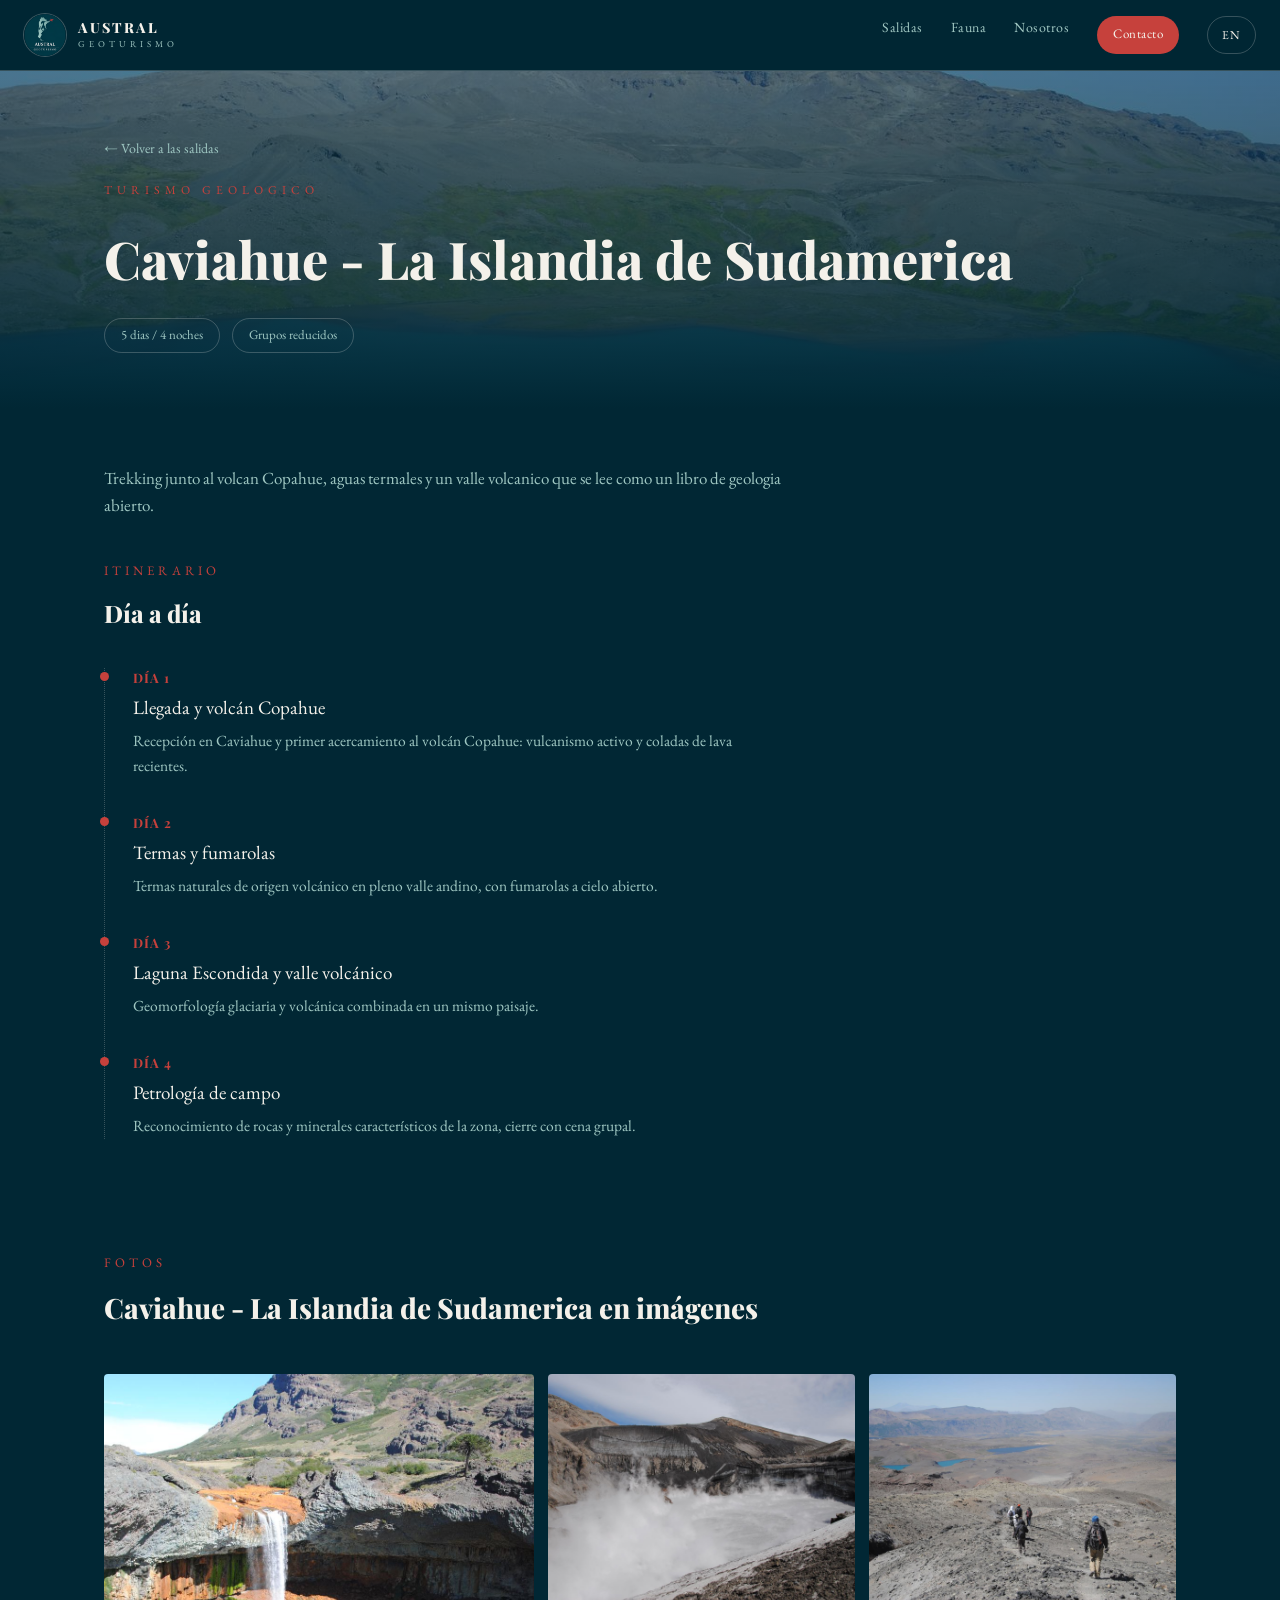
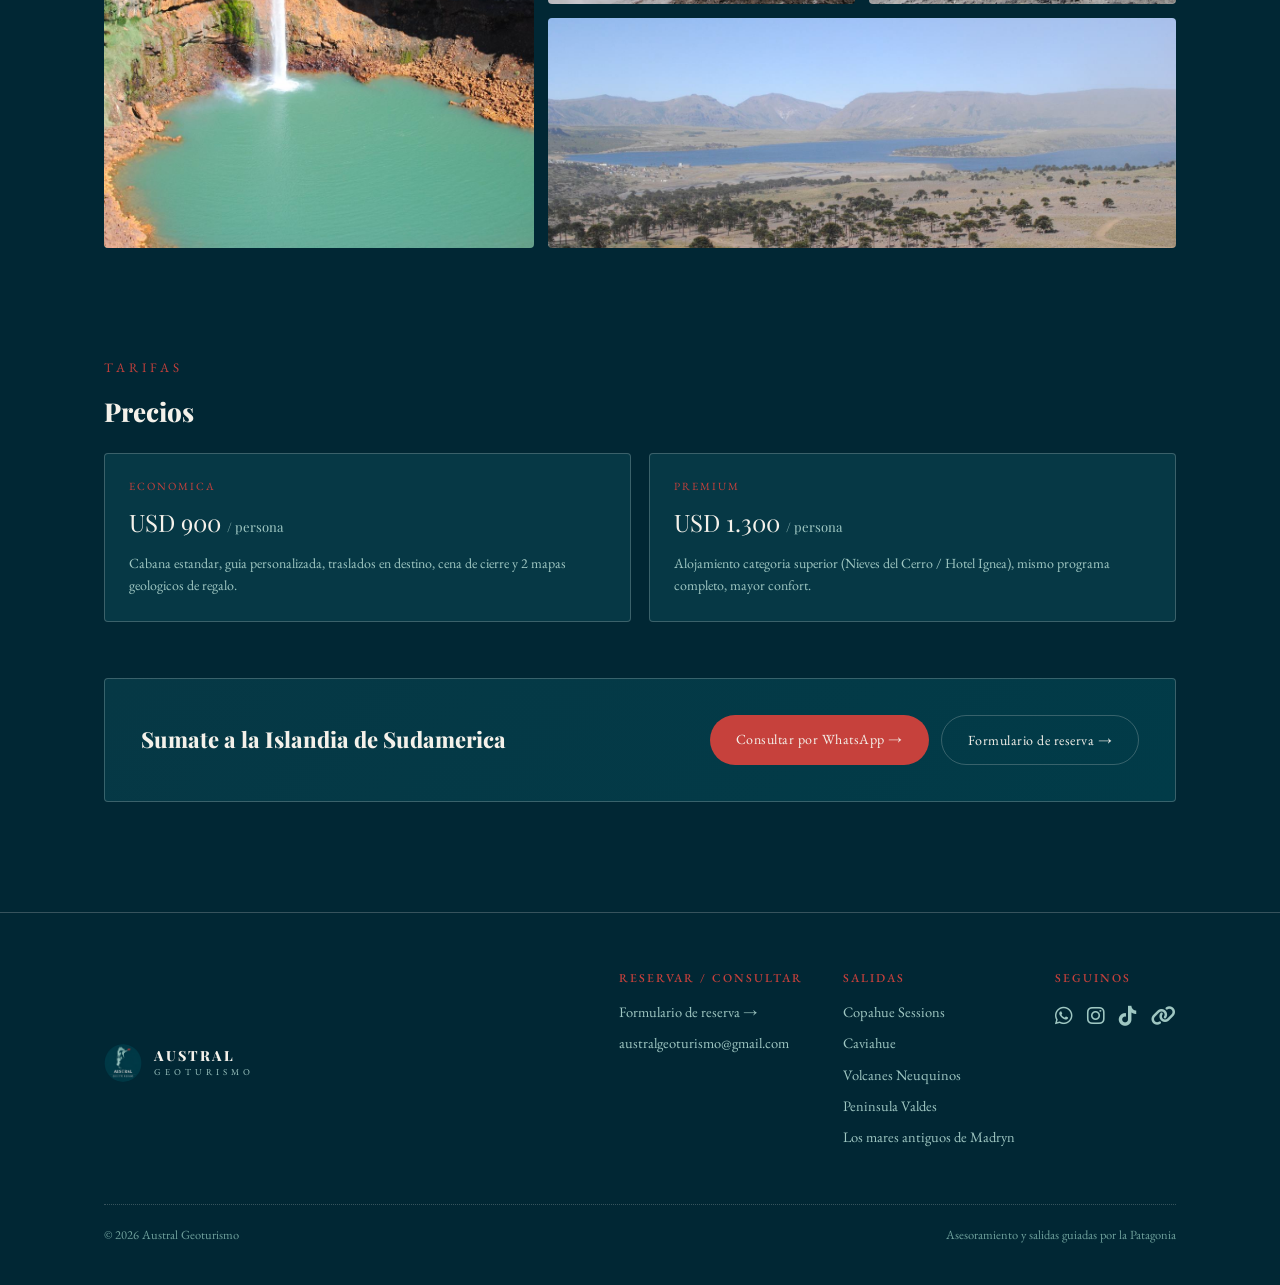
<file: caviahue.html>
<!DOCTYPE html>
<html lang="es">
<head>
<meta charset="UTF-8">
<meta name="viewport" content="width=device-width, initial-scale=1.0">
<title>Caviahue - La Islandia de Sudamerica — Austral Geoturismo</title>
<link href="https://fonts.googleapis.com/css2?family=Playfair+Display:wght@700;800&family=EB+Garamond:ital,wght@0,400;0,500;1,400&display=swap" rel="stylesheet">
<link rel="stylesheet" href="https://cdnjs.cloudflare.com/ajax/libs/font-awesome/6.5.1/css/all.min.css">
<link rel="stylesheet" href="assets/shared/style.css">
</head>
<body>

<header>
  <div class="header-inner">
    <a class="brand" href="index.html#top">
      <img src="assets/shared/logo.png" alt="Austral Geoturismo">
      <div class="brand-word">AUSTRAL<span>Geoturismo</span></div>
    </a>
    <nav>
      <a href="index.html#salidas" data-en="Tours">Salidas</a>
      <a href="index.html#fauna" data-en="Wildlife">Fauna</a>
      <a href="index.html#nosotros" data-en="About">Nosotros</a>
      <a href="index.html#contacto" class="nav-cta" data-en="Contact">Contacto</a>
      <button id="lang-toggle" aria-label="Cambiar idioma" style="background:transparent;border:1px solid var(--hairline);color:var(--cream);border-radius:100px;padding:6px 14px;font-size:12px;letter-spacing:1px;cursor:pointer;font-family:'EB Garamond',serif;">EN</button>
    </nav>
  </div>
</header>

<section class="detail-hero" style="background-image:url('assets/caviahue/hero_bg.jpg');">
  <div class="detail-hero-overlay"></div>
  <div class="wrap detail-hero-inner">
    <a class="back-link" href="index.html#salidas" data-en="&#8592; Back to tours">&#8592; Volver a las salidas</a>
    <div class="eyebrow" data-en="Geological tourism">Turismo geologico</div>
    <h1 style="font-size:clamp(32px,5vw,52px);" data-en="Caviahue - The Iceland of South America">Caviahue - La Islandia de Sudamerica</h1>
    <div class="detail-meta-row">
      <span class="meta-pill">5 dias / 4 noches</span><span class="meta-pill">Grupos reducidos</span>
    </div>
  </div>
</section>

<section class="detail-intro">
  <div class="wrap">
    <p data-en="Trekking beside the Copahue volcano, hot springs, and a volcanic valley that reads like an open book of geology.">Trekking junto al volcan Copahue, aguas termales y un valle volcanico que se lee como un libro de geologia abierto.</p>
  </div>
</section>

<section class="catalog">
  <div class="wrap">
    <div class="section-title" data-en="ITINERARY">ITINERARIO</div>
    <h2 data-en="Day by day">Día a día</h2>
    <div class="timeline">
      <div class="timeline-item">
        <div class="timeline-day" data-en="Day 1">Día 1</div>
        <div class="timeline-title" data-en="Arrival and Copahue volcano">Llegada y volcán Copahue</div>
        <div class="timeline-desc" data-en="Reception in Caviahue and first approach to the Copahue volcano: active volcanism and recent lava flows.">Recepción en Caviahue y primer acercamiento al volcán Copahue: vulcanismo activo y coladas de lava recientes.</div>
      </div>
      <div class="timeline-item">
        <div class="timeline-day" data-en="Day 2">Día 2</div>
        <div class="timeline-title" data-en="Hot springs and fumaroles">Termas y fumarolas</div>
        <div class="timeline-desc" data-en="Natural volcanic hot springs in the middle of the Andean valley, with open-air fumaroles.">Termas naturales de origen volcánico en pleno valle andino, con fumarolas a cielo abierto.</div>
      </div>
      <div class="timeline-item">
        <div class="timeline-day" data-en="Day 3">Día 3</div>
        <div class="timeline-title" data-en="Laguna Escondida and volcanic valley">Laguna Escondida y valle volcánico</div>
        <div class="timeline-desc" data-en="Combined glacial and volcanic geomorphology in a single landscape.">Geomorfología glaciaria y volcánica combinada en un mismo paisaje.</div>
      </div>
      <div class="timeline-item">
        <div class="timeline-day" data-en="Day 4">Día 4</div>
        <div class="timeline-title" data-en="Field petrology">Petrología de campo</div>
        <div class="timeline-desc" data-en="Identification of the area's characteristic rocks and minerals, closing with a group dinner.">Reconocimiento de rocas y minerales característicos de la zona, cierre con cena grupal.</div>
      </div>
    </div>
  </div>
</section>

<section class="gallery">
  <div class="wrap">
    <div class="section-title" data-en="PHOTOS">FOTOS</div>
    <h2 style="font-size:28px;" data-en="Caviahue - The Iceland of South America in pictures">Caviahue - La Islandia de Sudamerica en imágenes</h2>
    <div class="gallery-grid">
      <img src="assets/caviahue/waterfall.jpg" alt="Cascada en la zona de Caviahue-Copahue" class="g1">
      <img src="assets/caviahue/crater.jpg" alt="Cráter del volcán Copahue con fumarolas activas" >
      <img src="assets/caviahue/hikers.jpg" alt="Grupo caminando por el terreno volcánico" >
      <img src="assets/caviahue/forest.jpg" alt="Bosque de araucarias junto al lago Caviahue" style="grid-column:2/4;">
    </div>
  </div>
</section>

<section style="padding:20px 0 70px;">
  <div class="wrap">
    <div class="section-title" data-en="RATES">TARIFAS</div>
    <h2 style="font-size:26px;margin-bottom:6px;" data-en="Pricing">Precios</h2>
    <div class="pricing-block">
      <div class="price-card">
        <div class="tier" data-en="BUDGET">ECONOMICA</div>
        <div class="amount">USD 900 <span style="font-size:13px;color:var(--sage);">/ persona</span></div>
        <p data-en="Standard cabin, personal guide, local transfers, closing dinner and 2 geological maps as a gift.">Cabana estandar, guia personalizada, traslados en destino, cena de cierre y 2 mapas geologicos de regalo.</p>
      </div>
      <div class="price-card">
        <div class="tier" data-en="PREMIUM">PREMIUM</div>
        <div class="amount">USD 1.300 <span style="font-size:13px;color:var(--sage);">/ persona</span></div>
        <p data-en="Higher-category lodging (Nieves del Cerro / Hotel Ignea), same full program, more comfort.">Alojamiento categoria superior (Nieves del Cerro / Hotel Ignea), mismo programa completo, mayor confort.</p>
      </div>
    </div>

    <div class="cta-block">
      <h3 data-en="Join the Iceland of South America">Sumate a la Islandia de Sudamerica</h3>
      <div class="cta-buttons">
        <a class="btn btn-primary" href="https://wa.me/5491150518784?text=Hola%2C%20quiero%20consultar%20por%20Caviahue" target="_blank" data-en="Ask on WhatsApp &#8594;">Consultar por WhatsApp &#8594;</a>
        <a class="btn btn-ghost" href="https://forms.gle/n3bUs743ehYPjFP49" target="_blank" data-en="Booking form &#8594;">Formulario de reserva &#8594;</a>
      </div>
    </div>
  </div>
</section>

<footer id="contacto">
  <div class="wrap">
    <div class="footer-grid">
      <div class="footer-brand">
        <img src="assets/shared/logo.png" alt="Austral Geoturismo" style="width:38px;height:38px;border-radius:50%;">
        <div class="brand-word">AUSTRAL<span>Geoturismo</span></div>
      </div>
      <div class="footer-links">
        <div class="footer-col">
          <h4 data-en="Book / consult">Reservar / consultar</h4>
          <a href="https://forms.gle/n3bUs743ehYPjFP49" target="_blank" data-en="Booking form &#8594;">Formulario de reserva &#8594;</a>
          <a href="mailto:australgeoturismo@gmail.com">australgeoturismo@gmail.com</a>
        </div>
        <div class="footer-col">
          <h4 data-en="Tours">Salidas</h4>
          <a href="copahue-sessions.html">Copahue Sessions</a>
          <a href="caviahue.html">Caviahue</a>
          <a href="volcanes-neuquinos.html">Volcanes Neuquinos</a>
          <a href="valdes.html">Peninsula Valdes</a>
          <a href="cerro-avanzado.html">Los mares antiguos de Madryn</a>
        </div>
        <div class="footer-col">
          <h4 data-en="Follow us">Seguinos</h4>
          <div style="display:flex;gap:14px;margin-top:4px;">
            <a href="https://wa.me/5491150518784" target="_blank" aria-label="WhatsApp" style="font-size:20px;"><i class="fa-brands fa-whatsapp"></i></a>
            <a href="https://instagram.com/austral.geoturismo" target="_blank" aria-label="Instagram" style="font-size:20px;"><i class="fa-brands fa-instagram"></i></a>
            <a href="https://tiktok.com/@austral.geoturism" target="_blank" aria-label="TikTok" style="font-size:20px;"><i class="fa-brands fa-tiktok"></i></a>
            <a href="https://linktr.ee/australgeoturismo" target="_blank" aria-label="Linktree" style="font-size:20px;"><i class="fa-solid fa-link"></i></a>
          </div>
        </div>
      </div>
    </div>
    <div class="footer-bottom">
      <span>&copy; 2026 Austral Geoturismo</span>
      <span data-en="Travel advice and guided tours across Patagonia">Asesoramiento y salidas guiadas por la Patagonia</span>
    </div>
  </div>
</footer>

<script>
(function(){
  var els = document.querySelectorAll('[data-en]');
  els.forEach(function(el){ el.dataset.es = el.textContent; });
  var btn = document.getElementById('lang-toggle');
  var lang = localStorage.getItem('austral-lang') || 'es';
  function apply(l){
    els.forEach(function(el){ el.textContent = l === 'en' ? el.dataset.en : el.dataset.es; });
    document.documentElement.lang = l;
    btn.textContent = l === 'en' ? 'ES' : 'EN';
    localStorage.setItem('austral-lang', l);
    lang = l;
  }
  btn.addEventListener('click', function(){ apply(lang === 'en' ? 'es' : 'en'); });
  apply(lang);
})();
</script>

</body>
</html>
</file>
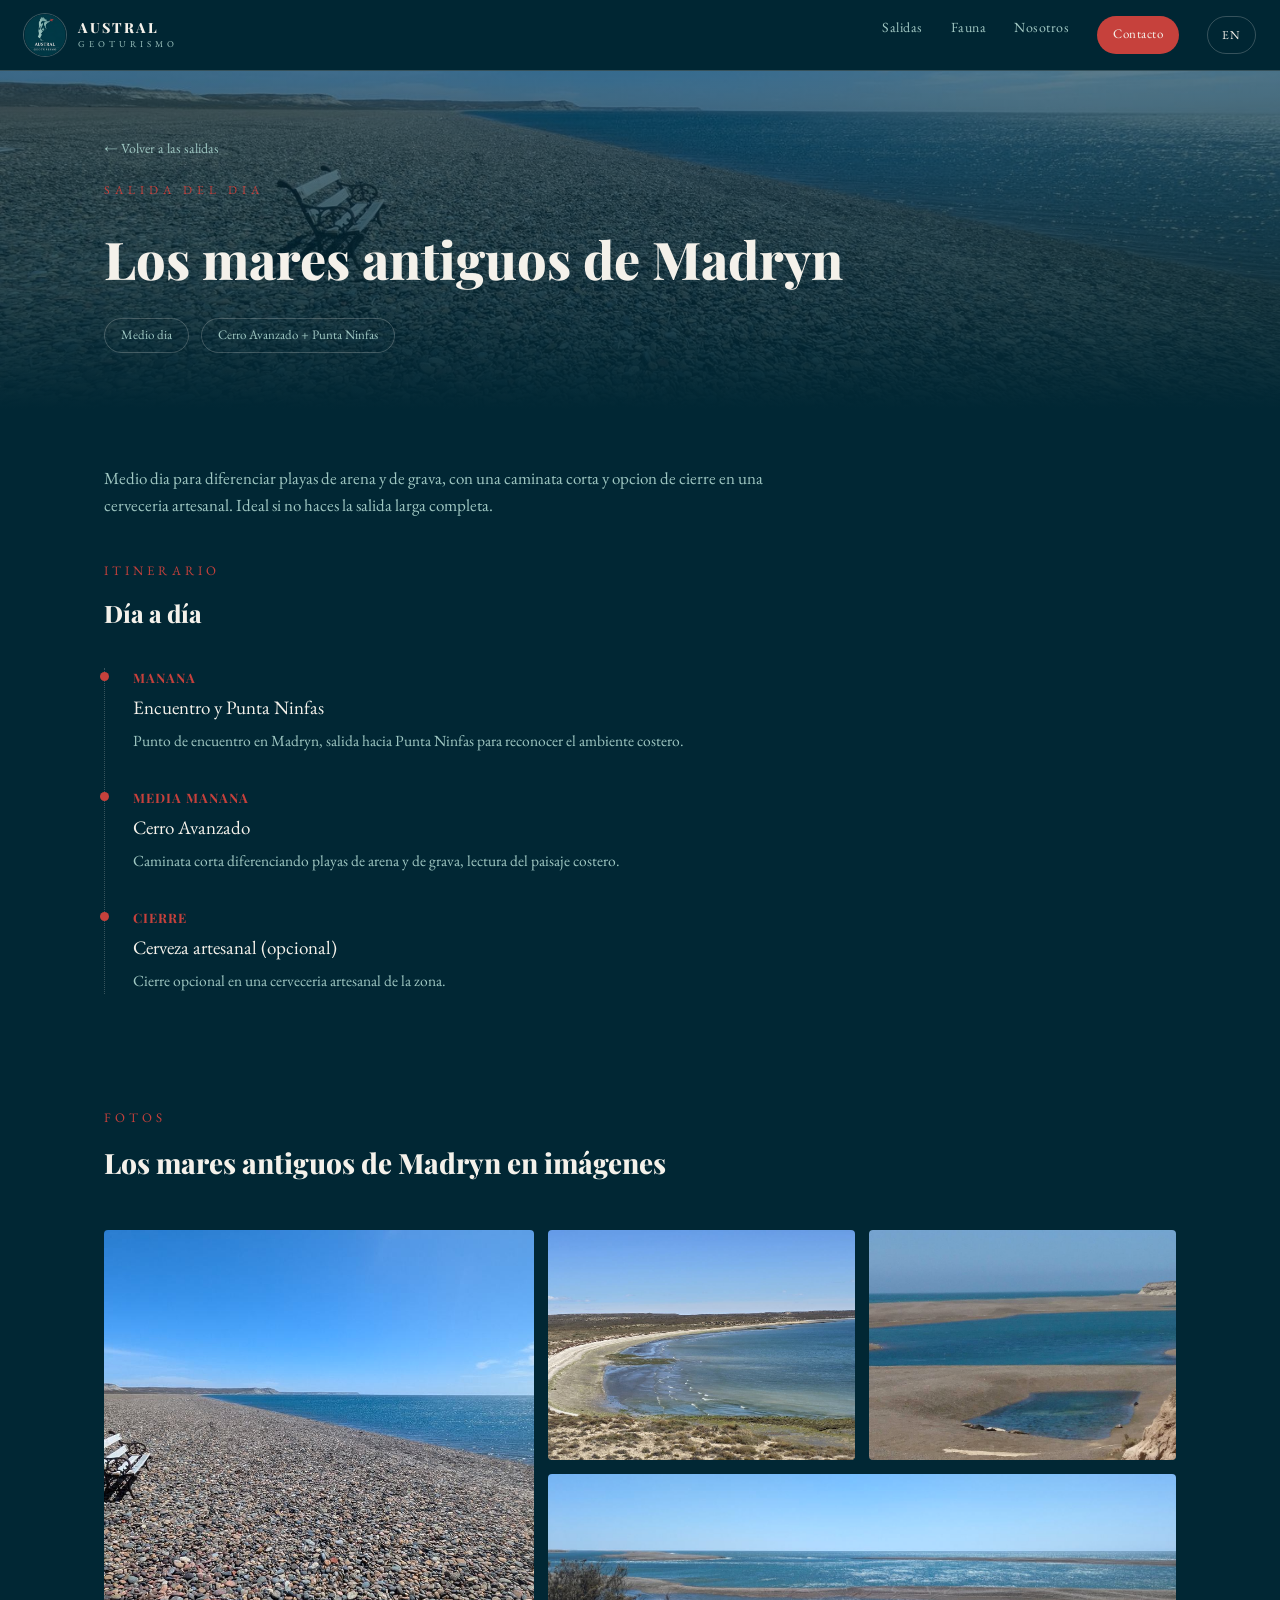
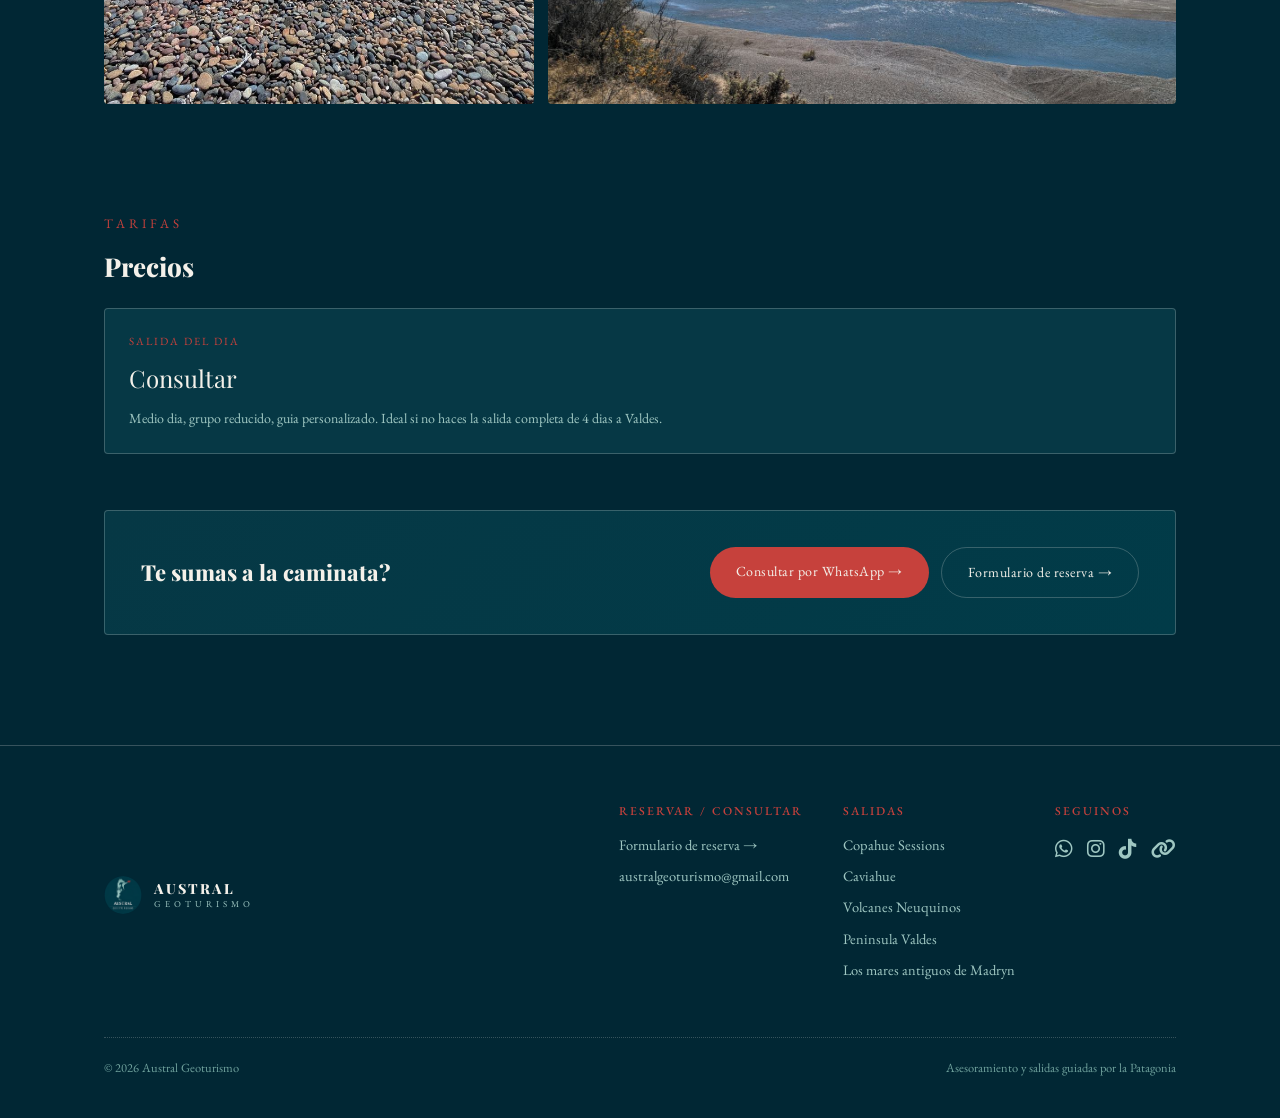
<file: cerro-avanzado.html>
<!DOCTYPE html>
<html lang="es">
<head>
<meta charset="UTF-8">
<meta name="viewport" content="width=device-width, initial-scale=1.0">
<title>Los mares antiguos de Madryn — Austral Geoturismo</title>
<link href="https://fonts.googleapis.com/css2?family=Playfair+Display:wght@700;800&family=EB+Garamond:ital,wght@0,400;0,500;1,400&display=swap" rel="stylesheet">
<link rel="stylesheet" href="https://cdnjs.cloudflare.com/ajax/libs/font-awesome/6.5.1/css/all.min.css">
<link rel="stylesheet" href="assets/shared/style.css">
</head>
<body>

<header>
  <div class="header-inner">
    <a class="brand" href="index.html#top">
      <img src="assets/shared/logo.png" alt="Austral Geoturismo">
      <div class="brand-word">AUSTRAL<span>Geoturismo</span></div>
    </a>
    <nav>
      <a href="index.html#salidas" data-en="Tours">Salidas</a>
      <a href="index.html#fauna" data-en="Wildlife">Fauna</a>
      <a href="index.html#nosotros" data-en="About">Nosotros</a>
      <a href="index.html#contacto" class="nav-cta" data-en="Contact">Contacto</a>
      <button id="lang-toggle" aria-label="Cambiar idioma" style="background:transparent;border:1px solid var(--hairline);color:var(--cream);border-radius:100px;padding:6px 14px;font-size:12px;letter-spacing:1px;cursor:pointer;font-family:'EB Garamond',serif;">EN</button>
    </nav>
  </div>
</header>

<section class="detail-hero" style="background-image:url('assets/cerro/gravel_beach.jpg');">
  <div class="detail-hero-overlay"></div>
  <div class="wrap detail-hero-inner">
    <a class="back-link" href="index.html#salidas" data-en="&#8592; Back to tours">&#8592; Volver a las salidas</a>
    <div class="eyebrow" data-en="Day trip">Salida del dia</div>
    <h1 style="font-size:clamp(32px,5vw,52px);" data-en="The ancient seas of Madryn">Los mares antiguos de Madryn</h1>
    <div class="detail-meta-row">
      <span class="meta-pill">Medio dia</span><span class="meta-pill">Cerro Avanzado + Punta Ninfas</span>
    </div>
  </div>
</section>

<section class="detail-intro">
  <div class="wrap">
    <p data-en="Half a day to tell apart sand and gravel beaches, with a short walk and an optional stop at a craft brewery. Ideal if you can not do the full long trip.">Medio dia para diferenciar playas de arena y de grava, con una caminata corta y opcion de cierre en una cerveceria artesanal. Ideal si no haces la salida larga completa.</p>
  </div>
</section>

<section class="catalog">
  <div class="wrap">
    <div class="section-title" data-en="ITINERARY">ITINERARIO</div>
    <h2 data-en="Day by day">Día a día</h2>
    <div class="timeline">
      <div class="timeline-item">
        <div class="timeline-day" data-en="Morning">Manana</div>
        <div class="timeline-title" data-en="Meeting and Punta Ninfas">Encuentro y Punta Ninfas</div>
        <div class="timeline-desc" data-en="Meeting point in Madryn, departure to Punta Ninfas to explore the coastal environment.">Punto de encuentro en Madryn, salida hacia Punta Ninfas para reconocer el ambiente costero.</div>
      </div>
      <div class="timeline-item">
        <div class="timeline-day" data-en="Late morning">Media manana</div>
        <div class="timeline-title" data-en="Cerro Avanzado">Cerro Avanzado</div>
        <div class="timeline-desc" data-en="Short walk telling apart sand and gravel beaches, reading the coastal landscape.">Caminata corta diferenciando playas de arena y de grava, lectura del paisaje costero.</div>
      </div>
      <div class="timeline-item">
        <div class="timeline-day" data-en="Wrap-up">Cierre</div>
        <div class="timeline-title" data-en="Craft beer (optional)">Cerveza artesanal (opcional)</div>
        <div class="timeline-desc" data-en="Optional close at a local craft brewery.">Cierre opcional en una cerveceria artesanal de la zona.</div>
      </div>
    </div>
  </div>
</section>

<section class="gallery">
  <div class="wrap">
    <div class="section-title" data-en="PHOTOS">FOTOS</div>
    <h2 style="font-size:28px;" data-en="The ancient seas of Madryn in pictures">Los mares antiguos de Madryn en imágenes</h2>
    <div class="gallery-grid">
      <img src="assets/cerro/gravel_beach.jpg" alt="Playa de canto rodado en la zona de Madryn" class="g1">
      <img src="assets/cerro/bay_view.jpg" alt="Vista de la bahia costera" >
      <img src="assets/cerro/lagoon_seals.jpg" alt="Laguna costera con lobos marinos" >
      <img src="assets/valdes/isthmus.jpg" alt="Istmo y bahia turquesa cercana" style="grid-column:2/4;">
    </div>
  </div>
</section>

<section style="padding:20px 0 70px;">
  <div class="wrap">
    <div class="section-title" data-en="RATES">TARIFAS</div>
    <h2 style="font-size:26px;margin-bottom:6px;" data-en="Pricing">Precios</h2>
    <div class="pricing-block">
      <div class="price-card">
        <div class="tier" data-en="DAY TRIP">SALIDA DEL DIA</div>
        <div class="amount" data-en="Ask us">Consultar</div>
        <p data-en="Half a day, small group, personal guide. Ideal if you can not do the full 4-day Valdes trip.">Medio dia, grupo reducido, guia personalizado. Ideal si no haces la salida completa de 4 dias a Valdes.</p>
      </div>
    </div>

    <div class="cta-block">
      <h3 data-en="Will you join the walk?">Te sumas a la caminata?</h3>
      <div class="cta-buttons">
        <a class="btn btn-primary" href="https://wa.me/5491150518784?text=Hola%2C%20quiero%20consultar%20por%20Los%20mares%20antiguos%20de%20Madryn" target="_blank" data-en="Ask on WhatsApp &#8594;">Consultar por WhatsApp &#8594;</a>
        <a class="btn btn-ghost" href="https://forms.gle/n3bUs743ehYPjFP49" target="_blank" data-en="Booking form &#8594;">Formulario de reserva &#8594;</a>
      </div>
    </div>
  </div>
</section>

<footer id="contacto">
  <div class="wrap">
    <div class="footer-grid">
      <div class="footer-brand">
        <img src="assets/shared/logo.png" alt="Austral Geoturismo" style="width:38px;height:38px;border-radius:50%;">
        <div class="brand-word">AUSTRAL<span>Geoturismo</span></div>
      </div>
      <div class="footer-links">
        <div class="footer-col">
          <h4 data-en="Book / consult">Reservar / consultar</h4>
          <a href="https://forms.gle/n3bUs743ehYPjFP49" target="_blank" data-en="Booking form &#8594;">Formulario de reserva &#8594;</a>
          <a href="mailto:australgeoturismo@gmail.com">australgeoturismo@gmail.com</a>
        </div>
        <div class="footer-col">
          <h4 data-en="Tours">Salidas</h4>
          <a href="copahue-sessions.html">Copahue Sessions</a>
          <a href="caviahue.html">Caviahue</a>
          <a href="volcanes-neuquinos.html">Volcanes Neuquinos</a>
          <a href="valdes.html">Peninsula Valdes</a>
          <a href="cerro-avanzado.html">Los mares antiguos de Madryn</a>
        </div>
        <div class="footer-col">
          <h4 data-en="Follow us">Seguinos</h4>
          <div style="display:flex;gap:14px;margin-top:4px;">
            <a href="https://wa.me/5491150518784" target="_blank" aria-label="WhatsApp" style="font-size:20px;"><i class="fa-brands fa-whatsapp"></i></a>
            <a href="https://instagram.com/austral.geoturismo" target="_blank" aria-label="Instagram" style="font-size:20px;"><i class="fa-brands fa-instagram"></i></a>
            <a href="https://tiktok.com/@austral.geoturism" target="_blank" aria-label="TikTok" style="font-size:20px;"><i class="fa-brands fa-tiktok"></i></a>
            <a href="https://linktr.ee/australgeoturismo" target="_blank" aria-label="Linktree" style="font-size:20px;"><i class="fa-solid fa-link"></i></a>
          </div>
        </div>
      </div>
    </div>
    <div class="footer-bottom">
      <span>&copy; 2026 Austral Geoturismo</span>
      <span data-en="Travel advice and guided tours across Patagonia">Asesoramiento y salidas guiadas por la Patagonia</span>
    </div>
  </div>
</footer>

<script>
(function(){
  var els = document.querySelectorAll('[data-en]');
  els.forEach(function(el){ el.dataset.es = el.textContent; });
  var btn = document.getElementById('lang-toggle');
  var lang = localStorage.getItem('austral-lang') || 'es';
  function apply(l){
    els.forEach(function(el){ el.textContent = l === 'en' ? el.dataset.en : el.dataset.es; });
    document.documentElement.lang = l;
    btn.textContent = l === 'en' ? 'ES' : 'EN';
    localStorage.setItem('austral-lang', l);
    lang = l;
  }
  btn.addEventListener('click', function(){ apply(lang === 'en' ? 'es' : 'en'); });
  apply(lang);
})();
</script>

</body>
</html>
</file>
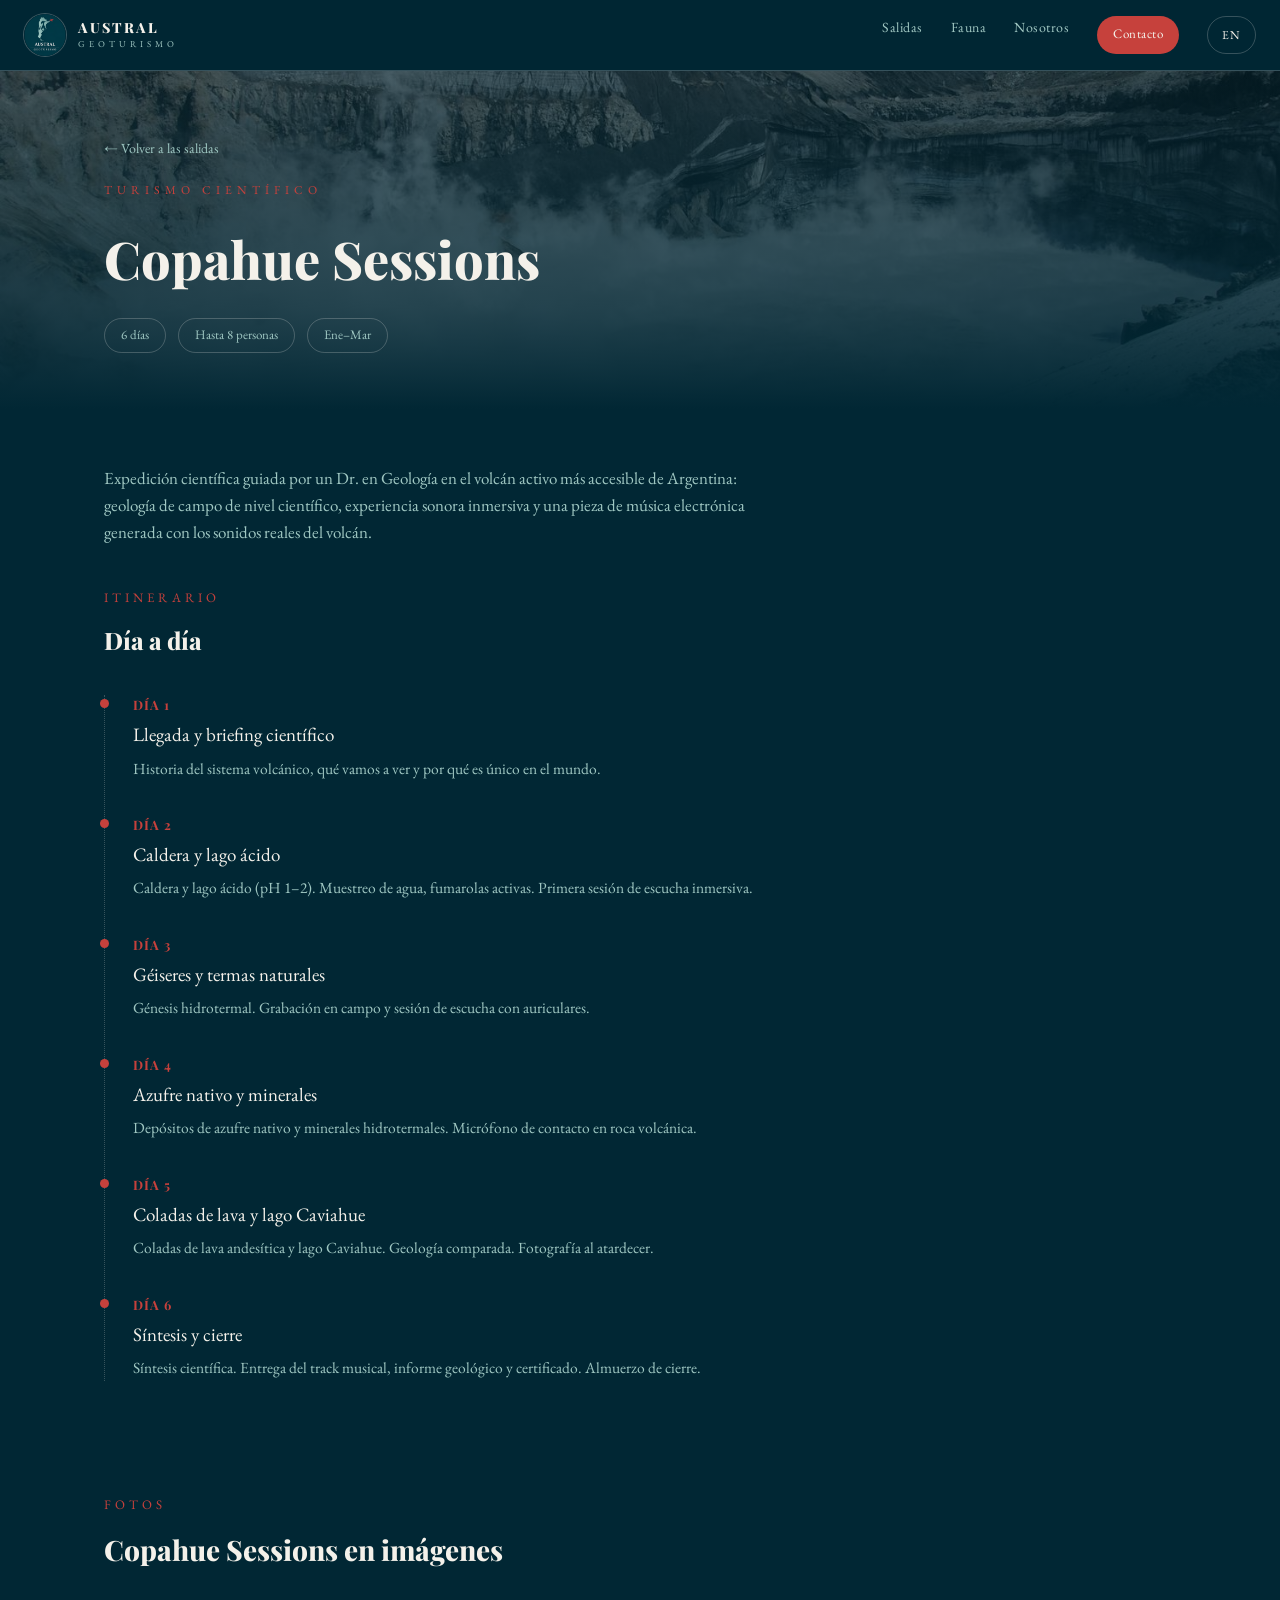
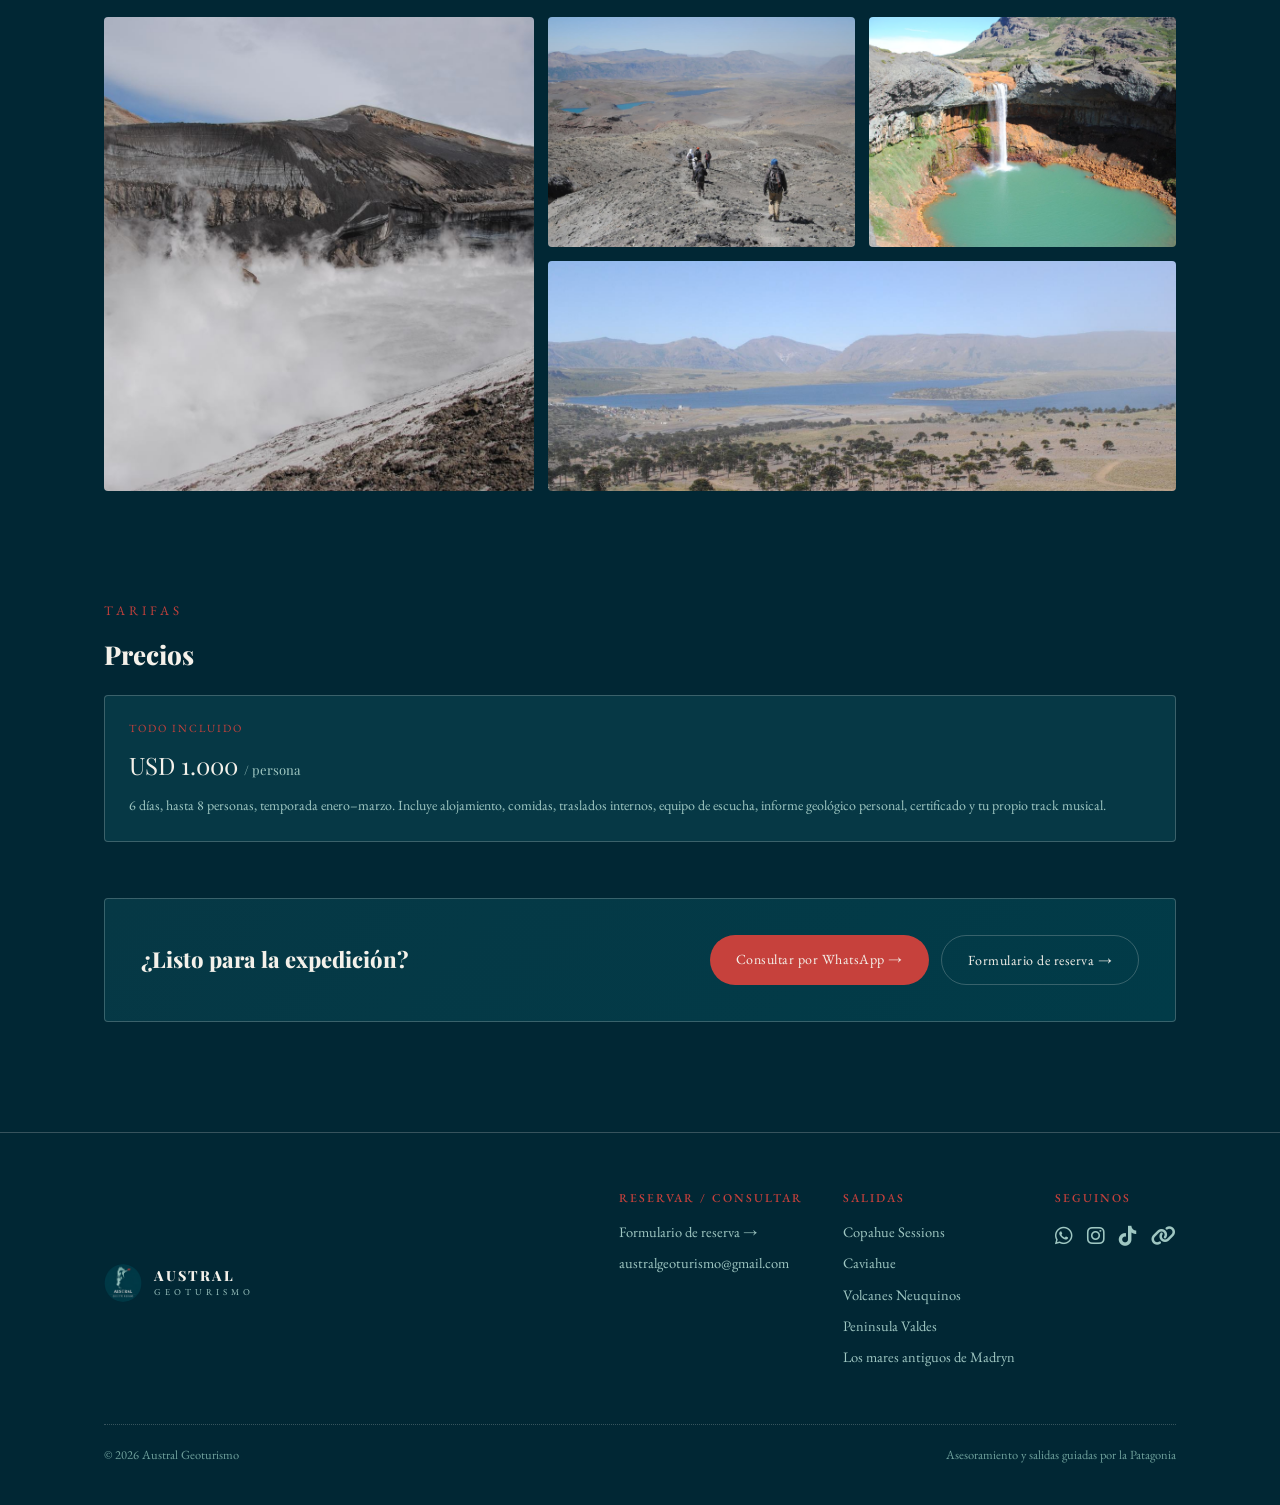
<file: copahue-sessions.html>
<!DOCTYPE html>
<html lang="es">
<head>
<meta charset="UTF-8">
<meta name="viewport" content="width=device-width, initial-scale=1.0">
<title>Copahue Sessions — Austral Geoturismo</title>
<link href="https://fonts.googleapis.com/css2?family=Playfair+Display:wght@700;800&family=EB+Garamond:ital,wght@0,400;0,500;1,400&display=swap" rel="stylesheet">
<link rel="stylesheet" href="https://cdnjs.cloudflare.com/ajax/libs/font-awesome/6.5.1/css/all.min.css">
<link rel="stylesheet" href="assets/shared/style.css">
</head>
<body>

<header>
  <div class="header-inner">
    <a class="brand" href="index.html#top">
      <img src="assets/shared/logo.png" alt="Austral Geoturismo">
      <div class="brand-word">AUSTRAL<span>Geoturismo</span></div>
    </a>
    <nav>
      <a href="index.html#salidas" data-en="Tours">Salidas</a>
      <a href="index.html#fauna" data-en="Wildlife">Fauna</a>
      <a href="index.html#nosotros" data-en="About">Nosotros</a>
      <a href="index.html#contacto" class="nav-cta" data-en="Contact">Contacto</a>
      <button id="lang-toggle" aria-label="Cambiar idioma" style="background:transparent;border:1px solid var(--hairline);color:var(--cream);border-radius:100px;padding:6px 14px;font-size:12px;letter-spacing:1px;cursor:pointer;font-family:'EB Garamond',serif;">EN</button>
    </nav>
  </div>
</header>

<section class="detail-hero" style="background-image:url('assets/caviahue/crater.jpg');">
  <div class="detail-hero-overlay"></div>
  <div class="wrap detail-hero-inner">
    <a class="back-link" href="index.html#salidas" data-en="&#8592; Back to tours">&#8592; Volver a las salidas</a>
    <div class="eyebrow" data-en="Scientific tourism">Turismo científico</div>
    <h1 style="font-size:clamp(32px,5vw,52px);" data-en="Copahue Sessions">Copahue Sessions</h1>
    <div class="detail-meta-row">
      <span class="meta-pill">6 días</span><span class="meta-pill">Hasta 8 personas</span><span class="meta-pill">Ene–Mar</span>
    </div>
  </div>
</section>

<section class="detail-intro">
  <div class="wrap">
    <p data-en="A scientific expedition guided by a Dr. in Geology at the most accessible active volcano in Argentina: field-level scientific geology, an immersive sound experience, and an electronic music piece generated from the volcano real sounds.">Expedición científica guiada por un Dr. en Geología en el volcán activo más accesible de Argentina: geología de campo de nivel científico, experiencia sonora inmersiva y una pieza de música electrónica generada con los sonidos reales del volcán.</p>
  </div>
</section>

<section class="catalog">
  <div class="wrap">
    <div class="section-title" data-en="ITINERARY">ITINERARIO</div>
    <h2 data-en="Day by day">Día a día</h2>
    <div class="timeline">
      <div class="timeline-item">
        <div class="timeline-day" data-en="Day 1">Día 1</div>
        <div class="timeline-title" data-en="Arrival and scientific briefing">Llegada y briefing científico</div>
        <div class="timeline-desc" data-en="History of the volcanic system, what we'll see and why it's unique in the world.">Historia del sistema volcánico, qué vamos a ver y por qué es único en el mundo.</div>
      </div>
      <div class="timeline-item">
        <div class="timeline-day" data-en="Day 2">Día 2</div>
        <div class="timeline-title" data-en="Caldera and acid lake">Caldera y lago ácido</div>
        <div class="timeline-desc" data-en="Caldera and acid lake (pH 1–2). Water sampling, active fumaroles. First immersive listening session.">Caldera y lago ácido (pH 1–2). Muestreo de agua, fumarolas activas. Primera sesión de escucha inmersiva.</div>
      </div>
      <div class="timeline-item">
        <div class="timeline-day" data-en="Day 3">Día 3</div>
        <div class="timeline-title" data-en="Geysers and natural hot springs">Géiseres y termas naturales</div>
        <div class="timeline-desc" data-en="Hydrothermal genesis. Field recording and headphone listening session.">Génesis hidrotermal. Grabación en campo y sesión de escucha con auriculares.</div>
      </div>
      <div class="timeline-item">
        <div class="timeline-day" data-en="Day 4">Día 4</div>
        <div class="timeline-title" data-en="Native sulfur and minerals">Azufre nativo y minerales</div>
        <div class="timeline-desc" data-en="Native sulfur deposits and hydrothermal minerals. Contact mic on volcanic rock.">Depósitos de azufre nativo y minerales hidrotermales. Micrófono de contacto en roca volcánica.</div>
      </div>
      <div class="timeline-item">
        <div class="timeline-day" data-en="Day 5">Día 5</div>
        <div class="timeline-title" data-en="Lava flows and Lake Caviahue">Coladas de lava y lago Caviahue</div>
        <div class="timeline-desc" data-en="Andesitic lava flows and Lake Caviahue. Comparative geology. Sunset photography.">Coladas de lava andesítica y lago Caviahue. Geología comparada. Fotografía al atardecer.</div>
      </div>
      <div class="timeline-item">
        <div class="timeline-day" data-en="Day 6">Día 6</div>
        <div class="timeline-title" data-en="Synthesis and closing">Síntesis y cierre</div>
        <div class="timeline-desc" data-en="Scientific synthesis. Delivery of the music track, geological report and certificate. Closing lunch.">Síntesis científica. Entrega del track musical, informe geológico y certificado. Almuerzo de cierre.</div>
      </div>
    </div>
  </div>
</section>

<section class="gallery">
  <div class="wrap">
    <div class="section-title" data-en="PHOTOS">FOTOS</div>
    <h2 style="font-size:28px;" data-en="Copahue Sessions in pictures">Copahue Sessions en imágenes</h2>
    <div class="gallery-grid">
      <img src="assets/caviahue/crater.jpg" alt="Cráter del volcán Copahue con fumarolas activas" class="g1">
      <img src="assets/caviahue/hikers.jpg" alt="Grupo caminando por el terreno volcánico" >
      <img src="assets/caviahue/waterfall.jpg" alt="Cascada de aguas turquesas en la zona" >
      <img src="assets/caviahue/forest.jpg" alt="Bosque de araucarias junto al lago Caviahue" style="grid-column:2/4;">
    </div>
  </div>
</section>

<section style="padding:20px 0 70px;">
  <div class="wrap">
    <div class="section-title" data-en="RATES">TARIFAS</div>
    <h2 style="font-size:26px;margin-bottom:6px;" data-en="Pricing">Precios</h2>
    <div class="pricing-block">
      <div class="price-card">
        <div class="tier" data-en="ALL-INCLUSIVE">TODO INCLUIDO</div>
        <div class="amount">USD 1.000 <span style="font-size:13px;color:var(--sage);">/ persona</span></div>
        <p data-en="6 days, up to 8 people, January–March season. Includes lodging, meals, internal transfers, listening gear, personal geological report, certificate and your own music track.">6 días, hasta 8 personas, temporada enero–marzo. Incluye alojamiento, comidas, traslados internos, equipo de escucha, informe geológico personal, certificado y tu propio track musical.</p>
      </div>
    </div>

    <div class="cta-block">
      <h3 data-en="Ready for the expedition?">¿Listo para la expedición?</h3>
      <div class="cta-buttons">
        <a class="btn btn-primary" href="https://wa.me/5491150518784?text=Hola%2C%20quiero%20consultar%20por%20Copahue%20Sessions" target="_blank" data-en="Ask on WhatsApp &#8594;">Consultar por WhatsApp &#8594;</a>
        <a class="btn btn-ghost" href="https://forms.gle/n3bUs743ehYPjFP49" target="_blank" data-en="Booking form &#8594;">Formulario de reserva &#8594;</a>
      </div>
    </div>
  </div>
</section>

<footer id="contacto">
  <div class="wrap">
    <div class="footer-grid">
      <div class="footer-brand">
        <img src="assets/shared/logo.png" alt="Austral Geoturismo" style="width:38px;height:38px;border-radius:50%;">
        <div class="brand-word">AUSTRAL<span>Geoturismo</span></div>
      </div>
      <div class="footer-links">
        <div class="footer-col">
          <h4 data-en="Book / consult">Reservar / consultar</h4>
          <a href="https://forms.gle/n3bUs743ehYPjFP49" target="_blank" data-en="Booking form &#8594;">Formulario de reserva &#8594;</a>
          <a href="mailto:australgeoturismo@gmail.com">australgeoturismo@gmail.com</a>
        </div>
        <div class="footer-col">
          <h4 data-en="Tours">Salidas</h4>
          <a href="copahue-sessions.html">Copahue Sessions</a>
          <a href="caviahue.html">Caviahue</a>
          <a href="volcanes-neuquinos.html">Volcanes Neuquinos</a>
          <a href="valdes.html">Peninsula Valdes</a>
          <a href="cerro-avanzado.html">Los mares antiguos de Madryn</a>
        </div>
        <div class="footer-col">
          <h4 data-en="Follow us">Seguinos</h4>
          <div style="display:flex;gap:14px;margin-top:4px;">
            <a href="https://wa.me/5491150518784" target="_blank" aria-label="WhatsApp" style="font-size:20px;"><i class="fa-brands fa-whatsapp"></i></a>
            <a href="https://instagram.com/austral.geoturismo" target="_blank" aria-label="Instagram" style="font-size:20px;"><i class="fa-brands fa-instagram"></i></a>
            <a href="https://tiktok.com/@austral.geoturism" target="_blank" aria-label="TikTok" style="font-size:20px;"><i class="fa-brands fa-tiktok"></i></a>
            <a href="https://linktr.ee/australgeoturismo" target="_blank" aria-label="Linktree" style="font-size:20px;"><i class="fa-solid fa-link"></i></a>
          </div>
        </div>
      </div>
    </div>
    <div class="footer-bottom">
      <span>&copy; 2026 Austral Geoturismo</span>
      <span data-en="Travel advice and guided tours across Patagonia">Asesoramiento y salidas guiadas por la Patagonia</span>
    </div>
  </div>
</footer>

<script>
(function(){
  var els = document.querySelectorAll('[data-en]');
  els.forEach(function(el){ el.dataset.es = el.textContent; });
  var btn = document.getElementById('lang-toggle');
  var lang = localStorage.getItem('austral-lang') || 'es';
  function apply(l){
    els.forEach(function(el){ el.textContent = l === 'en' ? el.dataset.en : el.dataset.es; });
    document.documentElement.lang = l;
    btn.textContent = l === 'en' ? 'ES' : 'EN';
    localStorage.setItem('austral-lang', l);
    lang = l;
  }
  btn.addEventListener('click', function(){ apply(lang === 'en' ? 'es' : 'en'); });
  apply(lang);
})();
</script>

</body>
</html>
</file>
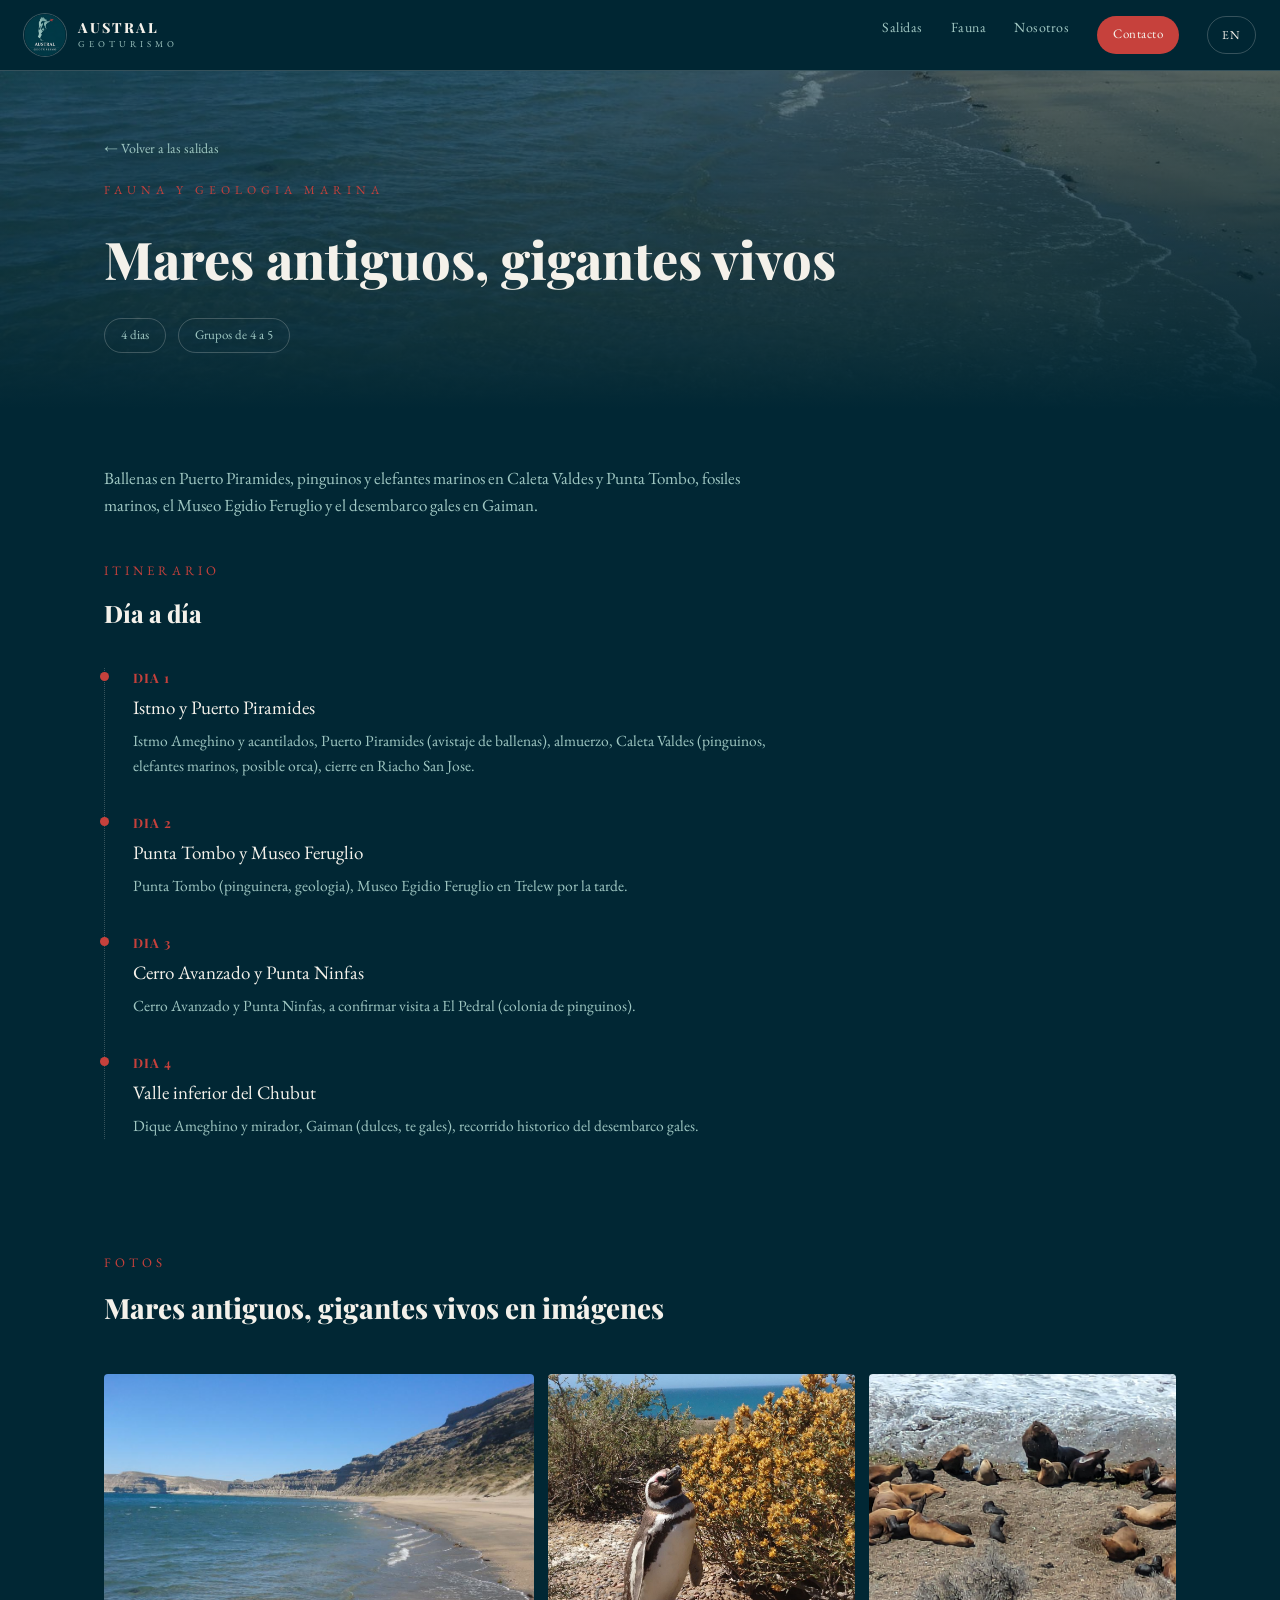
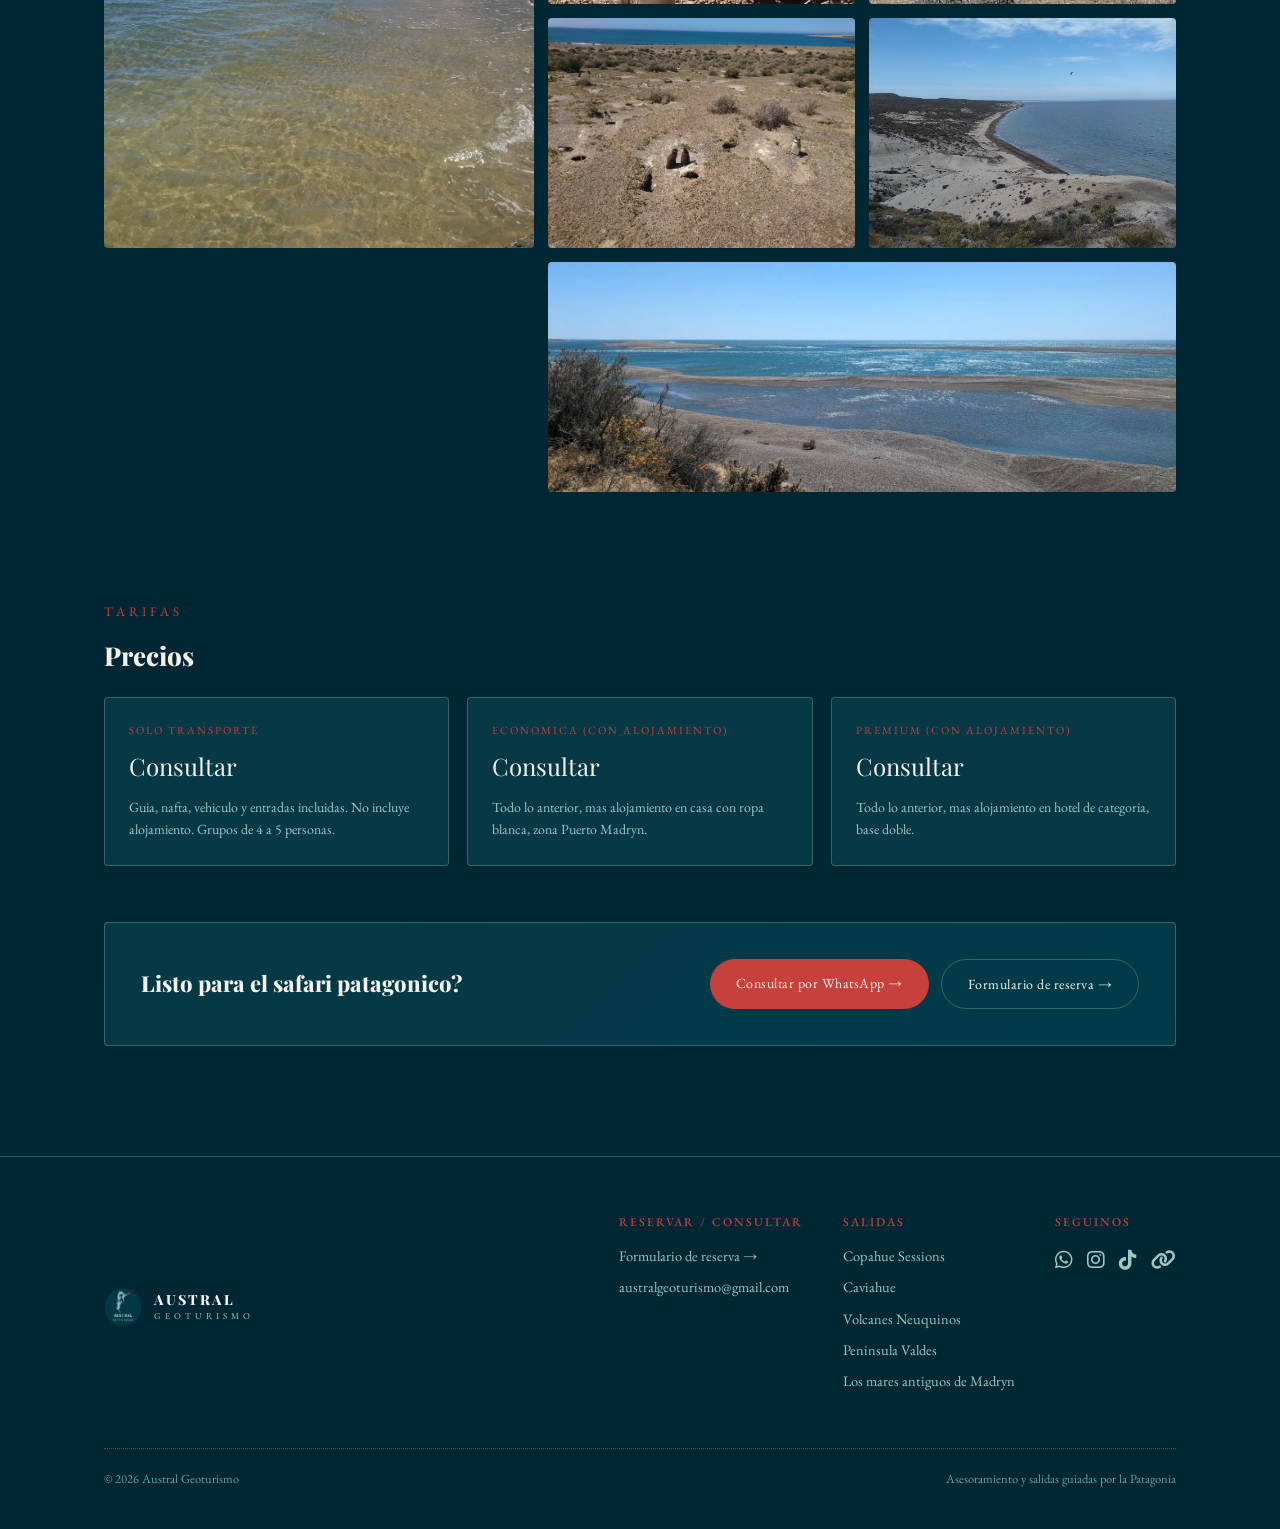
<file: valdes.html>
<!DOCTYPE html>
<html lang="es">
<head>
<meta charset="UTF-8">
<meta name="viewport" content="width=device-width, initial-scale=1.0">
<title>Mares antiguos, gigantes vivos — Austral Geoturismo</title>
<link href="https://fonts.googleapis.com/css2?family=Playfair+Display:wght@700;800&family=EB+Garamond:ital,wght@0,400;0,500;1,400&display=swap" rel="stylesheet">
<link rel="stylesheet" href="https://cdnjs.cloudflare.com/ajax/libs/font-awesome/6.5.1/css/all.min.css">
<link rel="stylesheet" href="assets/shared/style.css">
</head>
<body>

<header>
  <div class="header-inner">
    <a class="brand" href="index.html#top">
      <img src="assets/shared/logo.png" alt="Austral Geoturismo">
      <div class="brand-word">AUSTRAL<span>Geoturismo</span></div>
    </a>
    <nav>
      <a href="index.html#salidas" data-en="Tours">Salidas</a>
      <a href="index.html#fauna" data-en="Wildlife">Fauna</a>
      <a href="index.html#nosotros" data-en="About">Nosotros</a>
      <a href="index.html#contacto" class="nav-cta" data-en="Contact">Contacto</a>
      <button id="lang-toggle" aria-label="Cambiar idioma" style="background:transparent;border:1px solid var(--hairline);color:var(--cream);border-radius:100px;padding:6px 14px;font-size:12px;letter-spacing:1px;cursor:pointer;font-family:'EB Garamond',serif;">EN</button>
    </nav>
  </div>
</header>

<section class="detail-hero" style="background-image:url('assets/valdes/coast_cliffs.jpg');">
  <div class="detail-hero-overlay"></div>
  <div class="wrap detail-hero-inner">
    <a class="back-link" href="index.html#salidas" data-en="&#8592; Back to tours">&#8592; Volver a las salidas</a>
    <div class="eyebrow" data-en="Marine wildlife and geology">Fauna y geologia marina</div>
    <h1 style="font-size:clamp(32px,5vw,52px);" data-en="Ancient seas, living giants">Mares antiguos, gigantes vivos</h1>
    <div class="detail-meta-row">
      <span class="meta-pill">4 dias</span><span class="meta-pill">Grupos de 4 a 5</span>
    </div>
  </div>
</section>

<section class="detail-intro">
  <div class="wrap">
    <p data-en="Whales at Puerto Piramides, penguins and elephant seals at Caleta Valdes and Punta Tombo, marine fossils, the Egidio Feruglio Museum and the Welsh landing story in Gaiman.">Ballenas en Puerto Piramides, pinguinos y elefantes marinos en Caleta Valdes y Punta Tombo, fosiles marinos, el Museo Egidio Feruglio y el desembarco gales en Gaiman.</p>
  </div>
</section>

<section class="catalog">
  <div class="wrap">
    <div class="section-title" data-en="ITINERARY">ITINERARIO</div>
    <h2 data-en="Day by day">Día a día</h2>
    <div class="timeline">
      <div class="timeline-item">
        <div class="timeline-day" data-en="Day 1">Dia 1</div>
        <div class="timeline-title" data-en="Isthmus and Puerto Piramides">Istmo y Puerto Piramides</div>
        <div class="timeline-desc" data-en="Ameghino Isthmus and cliffs, Puerto Piramides (whale watching), lunch, Caleta Valdes (penguins, elephant seals, possible orca), closing at Riacho San Jose.">Istmo Ameghino y acantilados, Puerto Piramides (avistaje de ballenas), almuerzo, Caleta Valdes (pinguinos, elefantes marinos, posible orca), cierre en Riacho San Jose.</div>
      </div>
      <div class="timeline-item">
        <div class="timeline-day" data-en="Day 2">Dia 2</div>
        <div class="timeline-title" data-en="Punta Tombo and Feruglio Museum">Punta Tombo y Museo Feruglio</div>
        <div class="timeline-desc" data-en="Punta Tombo (penguin colony, geology), Egidio Feruglio Museum in Trelew in the afternoon.">Punta Tombo (pinguinera, geologia), Museo Egidio Feruglio en Trelew por la tarde.</div>
      </div>
      <div class="timeline-item">
        <div class="timeline-day" data-en="Day 3">Dia 3</div>
        <div class="timeline-title" data-en="Cerro Avanzado and Punta Ninfas">Cerro Avanzado y Punta Ninfas</div>
        <div class="timeline-desc" data-en="Cerro Avanzado and Punta Ninfas, with a possible visit to El Pedral (penguin colony) to be confirmed.">Cerro Avanzado y Punta Ninfas, a confirmar visita a El Pedral (colonia de pinguinos).</div>
      </div>
      <div class="timeline-item">
        <div class="timeline-day" data-en="Day 4">Dia 4</div>
        <div class="timeline-title" data-en="Lower Chubut Valley">Valle inferior del Chubut</div>
        <div class="timeline-desc" data-en="Ameghino dam and viewpoint, Gaiman (sweets, Welsh tea), historical tour of the Welsh landing.">Dique Ameghino y mirador, Gaiman (dulces, te gales), recorrido historico del desembarco gales.</div>
      </div>
    </div>
  </div>
</section>

<section class="gallery">
  <div class="wrap">
    <div class="section-title" data-en="PHOTOS">FOTOS</div>
    <h2 style="font-size:28px;" data-en="Ancient seas, living giants in pictures">Mares antiguos, gigantes vivos en imágenes</h2>
    <div class="gallery-grid">
      <img src="assets/valdes/coast_cliffs.jpg" alt="Playa turquesa y acantilados de Peninsula Valdes" class="g1">
      <img src="assets/valdes/penguin_close.jpg" alt="Pinguino de Magallanes junto a arbustos en flor" >
      <img src="assets/valdes/sea_lions.jpg" alt="Colonia de lobos marinos en la costa" >
      <img src="assets/valdes/penguin_colony.jpg" alt="Colonia de pinguinos en madrigueras" >
      <img src="assets/valdes/aerial_coast.jpg" alt="Vista aerea de los acantilados" >
      <img src="assets/valdes/isthmus.jpg" alt="Istmo y bahia turquesa" style="grid-column:2/4;">
    </div>
  </div>
</section>

<section style="padding:20px 0 70px;">
  <div class="wrap">
    <div class="section-title" data-en="RATES">TARIFAS</div>
    <h2 style="font-size:26px;margin-bottom:6px;" data-en="Pricing">Precios</h2>
    <div class="pricing-block">
      <div class="price-card">
        <div class="tier" data-en="TRANSPORT ONLY">SOLO TRANSPORTE</div>
        <div class="amount" data-en="Ask us">Consultar</div>
        <p data-en="Guide, fuel, vehicle and entrance fees included. Lodging not included. Groups of 4 to 5 people.">Guia, nafta, vehiculo y entradas incluidas. No incluye alojamiento. Grupos de 4 a 5 personas.</p>
      </div>
      <div class="price-card">
        <div class="tier" data-en="BUDGET (WITH LODGING)">ECONOMICA (CON ALOJAMIENTO)</div>
        <div class="amount" data-en="Ask us">Consultar</div>
        <p data-en="Everything above, plus lodging in a house with linens, Puerto Madryn area.">Todo lo anterior, mas alojamiento en casa con ropa blanca, zona Puerto Madryn.</p>
      </div>
      <div class="price-card">
        <div class="tier" data-en="PREMIUM (WITH LODGING)">PREMIUM (CON ALOJAMIENTO)</div>
        <div class="amount" data-en="Ask us">Consultar</div>
        <p data-en="Everything above, plus higher-category hotel lodging, double occupancy.">Todo lo anterior, mas alojamiento en hotel de categoria, base doble.</p>
      </div>
    </div>

    <div class="cta-block">
      <h3 data-en="Ready for the Patagonian safari?">Listo para el safari patagonico?</h3>
      <div class="cta-buttons">
        <a class="btn btn-primary" href="https://wa.me/5491150518784?text=Hola%2C%20quiero%20consultar%20por%20Peninsula%20Valdes" target="_blank" data-en="Ask on WhatsApp &#8594;">Consultar por WhatsApp &#8594;</a>
        <a class="btn btn-ghost" href="https://forms.gle/n3bUs743ehYPjFP49" target="_blank" data-en="Booking form &#8594;">Formulario de reserva &#8594;</a>
      </div>
    </div>
  </div>
</section>

<footer id="contacto">
  <div class="wrap">
    <div class="footer-grid">
      <div class="footer-brand">
        <img src="assets/shared/logo.png" alt="Austral Geoturismo" style="width:38px;height:38px;border-radius:50%;">
        <div class="brand-word">AUSTRAL<span>Geoturismo</span></div>
      </div>
      <div class="footer-links">
        <div class="footer-col">
          <h4 data-en="Book / consult">Reservar / consultar</h4>
          <a href="https://forms.gle/n3bUs743ehYPjFP49" target="_blank" data-en="Booking form &#8594;">Formulario de reserva &#8594;</a>
          <a href="mailto:australgeoturismo@gmail.com">australgeoturismo@gmail.com</a>
        </div>
        <div class="footer-col">
          <h4 data-en="Tours">Salidas</h4>
          <a href="copahue-sessions.html">Copahue Sessions</a>
          <a href="caviahue.html">Caviahue</a>
          <a href="volcanes-neuquinos.html">Volcanes Neuquinos</a>
          <a href="valdes.html">Peninsula Valdes</a>
          <a href="cerro-avanzado.html">Los mares antiguos de Madryn</a>
        </div>
        <div class="footer-col">
          <h4 data-en="Follow us">Seguinos</h4>
          <div style="display:flex;gap:14px;margin-top:4px;">
            <a href="https://wa.me/5491150518784" target="_blank" aria-label="WhatsApp" style="font-size:20px;"><i class="fa-brands fa-whatsapp"></i></a>
            <a href="https://instagram.com/austral.geoturismo" target="_blank" aria-label="Instagram" style="font-size:20px;"><i class="fa-brands fa-instagram"></i></a>
            <a href="https://tiktok.com/@austral.geoturism" target="_blank" aria-label="TikTok" style="font-size:20px;"><i class="fa-brands fa-tiktok"></i></a>
            <a href="https://linktr.ee/australgeoturismo" target="_blank" aria-label="Linktree" style="font-size:20px;"><i class="fa-solid fa-link"></i></a>
          </div>
        </div>
      </div>
    </div>
    <div class="footer-bottom">
      <span>&copy; 2026 Austral Geoturismo</span>
      <span data-en="Travel advice and guided tours across Patagonia">Asesoramiento y salidas guiadas por la Patagonia</span>
    </div>
  </div>
</footer>

<script>
(function(){
  var els = document.querySelectorAll('[data-en]');
  els.forEach(function(el){ el.dataset.es = el.textContent; });
  var btn = document.getElementById('lang-toggle');
  var lang = localStorage.getItem('austral-lang') || 'es';
  function apply(l){
    els.forEach(function(el){ el.textContent = l === 'en' ? el.dataset.en : el.dataset.es; });
    document.documentElement.lang = l;
    btn.textContent = l === 'en' ? 'ES' : 'EN';
    localStorage.setItem('austral-lang', l);
    lang = l;
  }
  btn.addEventListener('click', function(){ apply(lang === 'en' ? 'es' : 'en'); });
  apply(lang);
})();
</script>

</body>
</html>
</file>
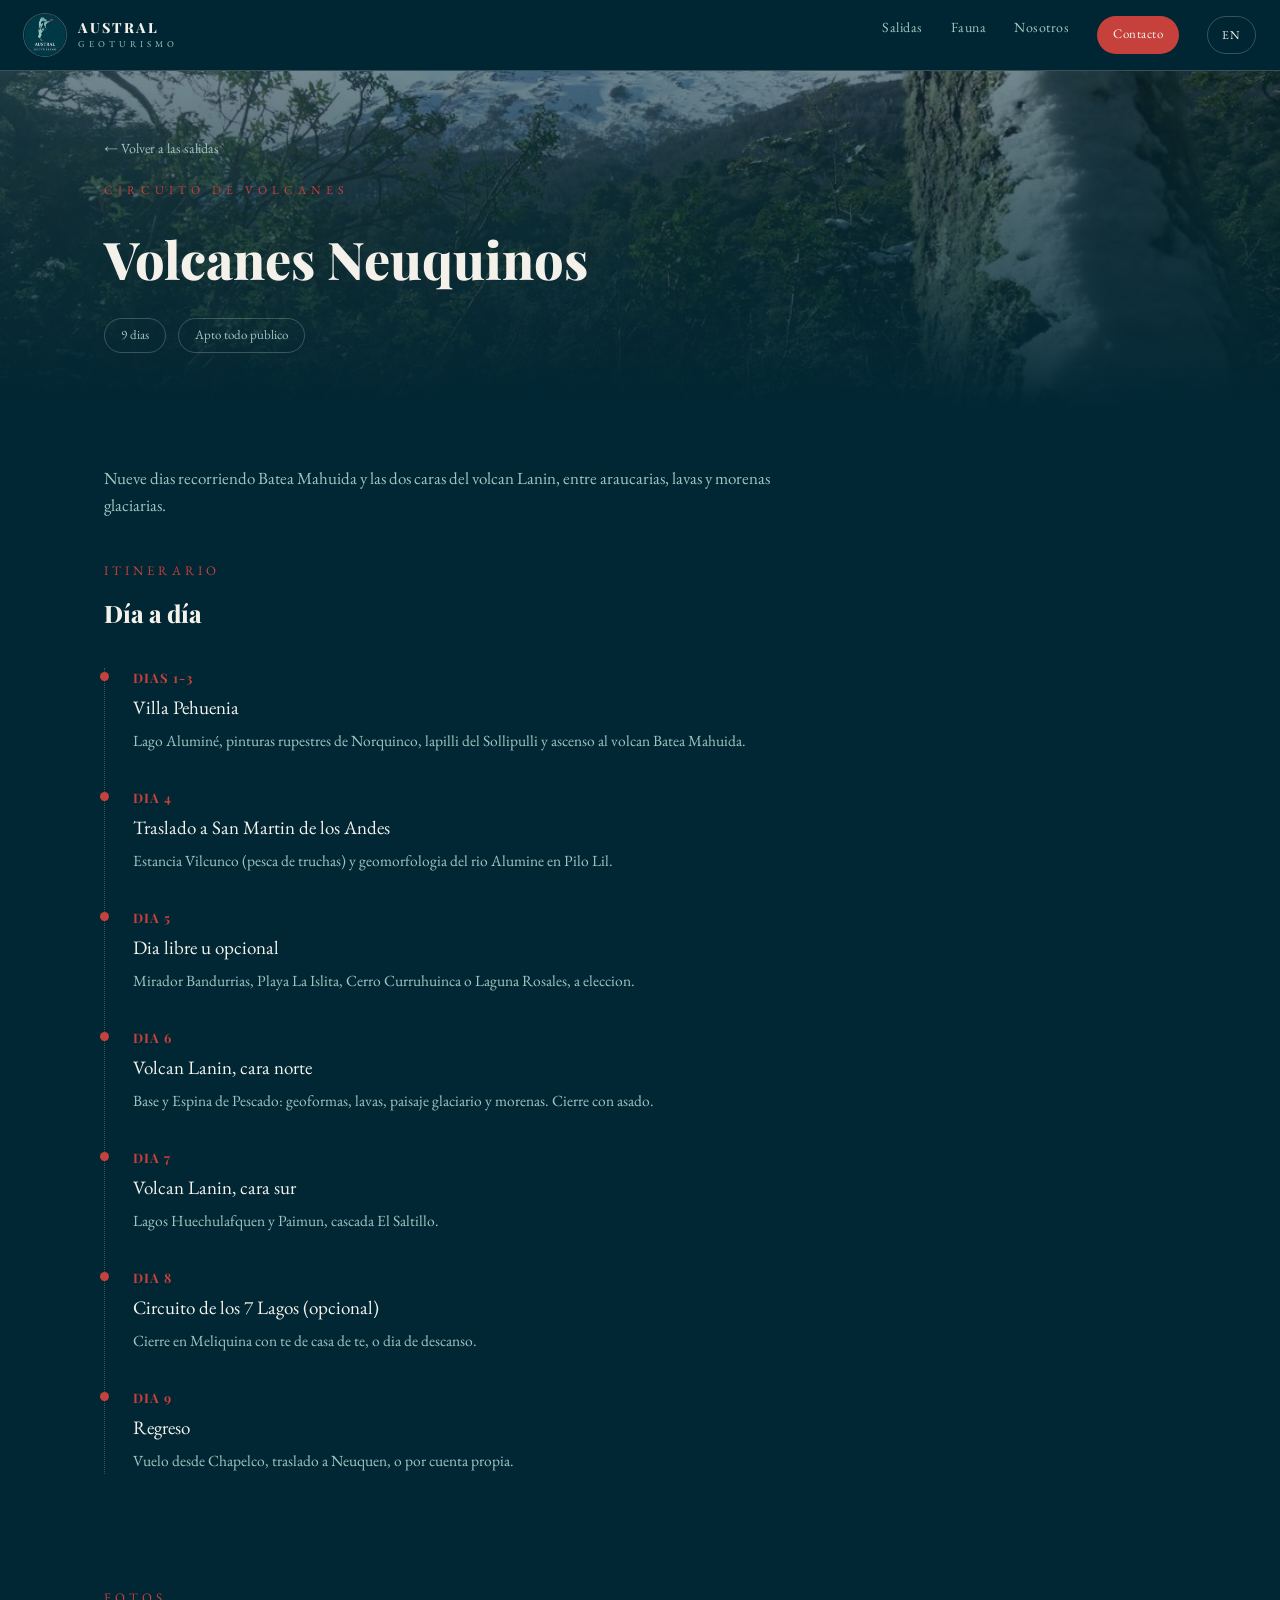
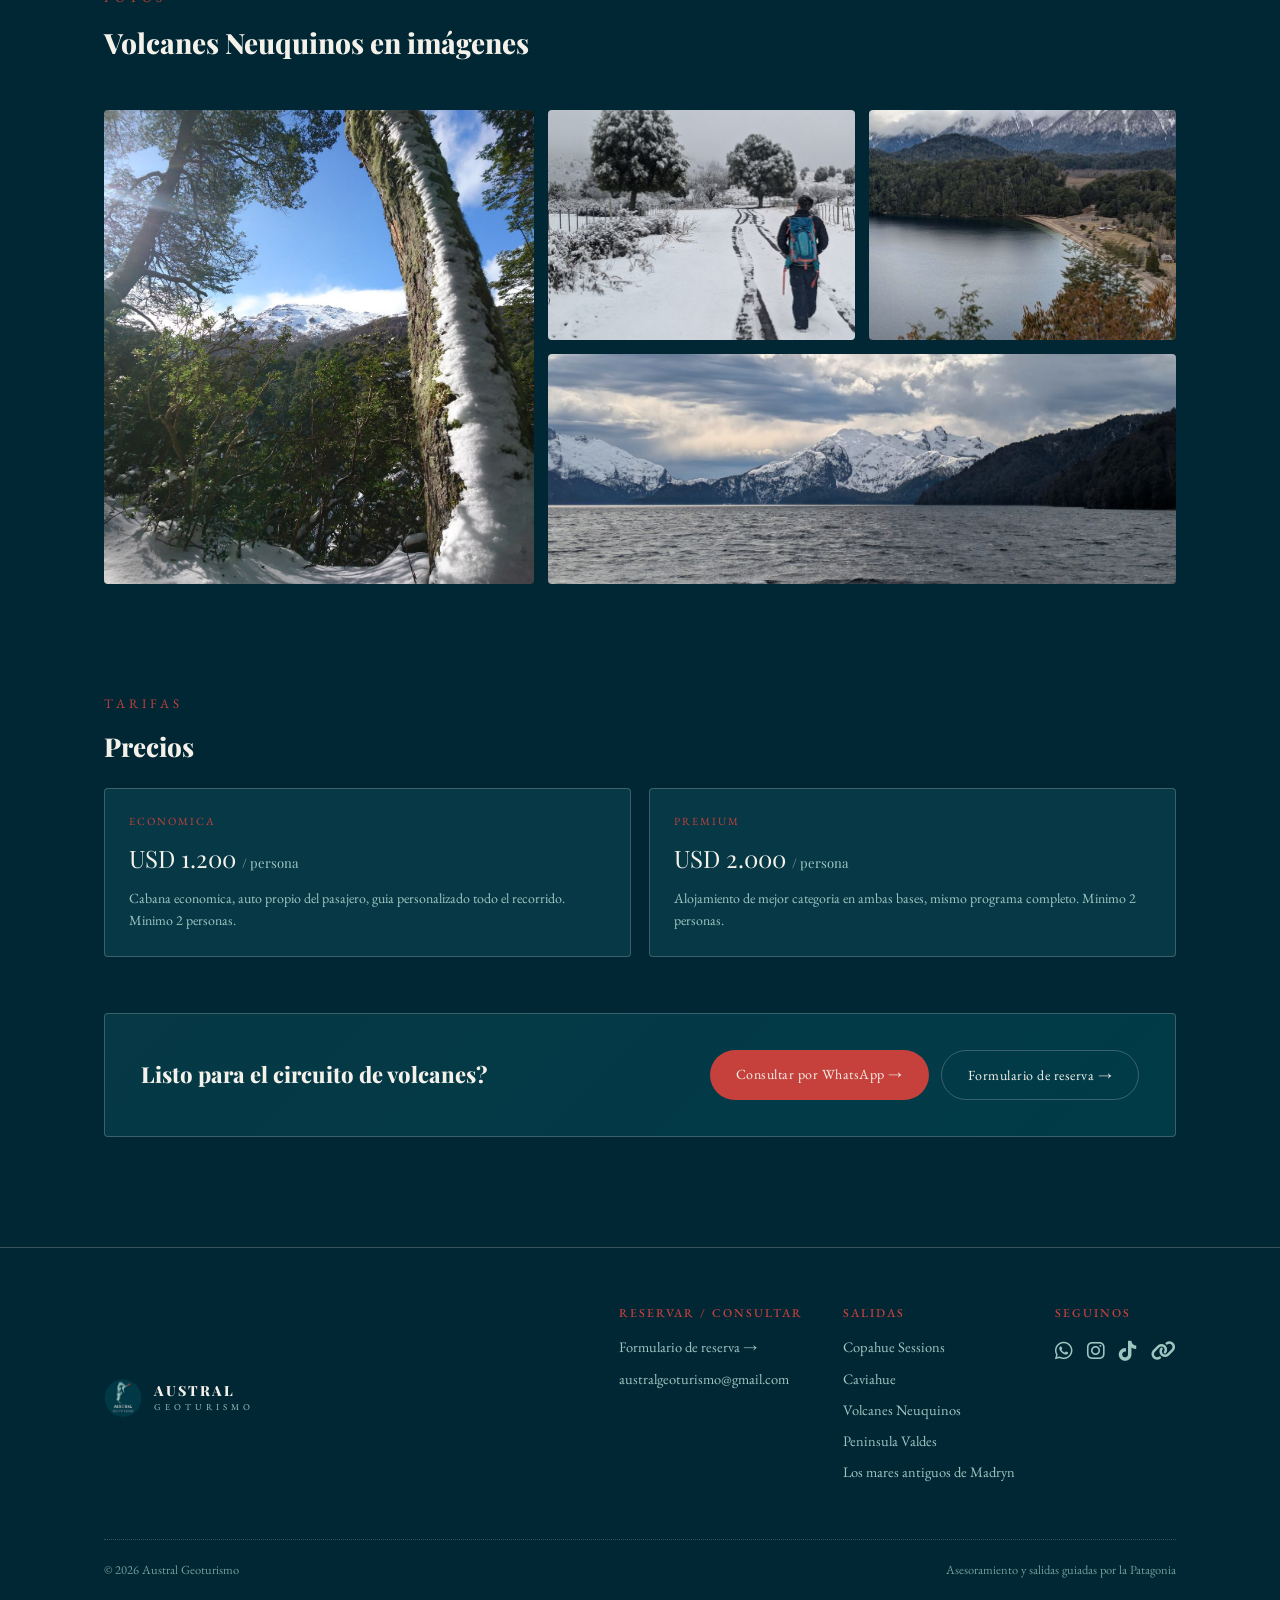
<file: volcanes-neuquinos.html>
<!DOCTYPE html>
<html lang="es">
<head>
<meta charset="UTF-8">
<meta name="viewport" content="width=device-width, initial-scale=1.0">
<title>Volcanes Neuquinos — Austral Geoturismo</title>
<link href="https://fonts.googleapis.com/css2?family=Playfair+Display:wght@700;800&family=EB+Garamond:ital,wght@0,400;0,500;1,400&display=swap" rel="stylesheet">
<link rel="stylesheet" href="https://cdnjs.cloudflare.com/ajax/libs/font-awesome/6.5.1/css/all.min.css">
<link rel="stylesheet" href="assets/shared/style.css">
</head>
<body>

<header>
  <div class="header-inner">
    <a class="brand" href="index.html#top">
      <img src="assets/shared/logo.png" alt="Austral Geoturismo">
      <div class="brand-word">AUSTRAL<span>Geoturismo</span></div>
    </a>
    <nav>
      <a href="index.html#salidas" data-en="Tours">Salidas</a>
      <a href="index.html#fauna" data-en="Wildlife">Fauna</a>
      <a href="index.html#nosotros" data-en="About">Nosotros</a>
      <a href="index.html#contacto" class="nav-cta" data-en="Contact">Contacto</a>
      <button id="lang-toggle" aria-label="Cambiar idioma" style="background:transparent;border:1px solid var(--hairline);color:var(--cream);border-radius:100px;padding:6px 14px;font-size:12px;letter-spacing:1px;cursor:pointer;font-family:'EB Garamond',serif;">EN</button>
    </nav>
  </div>
</header>

<section class="detail-hero" style="background-image:url('assets/volcanes/lanin_cone.jpg');">
  <div class="detail-hero-overlay"></div>
  <div class="wrap detail-hero-inner">
    <a class="back-link" href="index.html#salidas" data-en="&#8592; Back to tours">&#8592; Volver a las salidas</a>
    <div class="eyebrow" data-en="Volcano circuit">Circuito de volcanes</div>
    <h1 style="font-size:clamp(32px,5vw,52px);" data-en="Volcanes Neuquinos">Volcanes Neuquinos</h1>
    <div class="detail-meta-row">
      <span class="meta-pill">9 dias</span><span class="meta-pill">Apto todo publico</span>
    </div>
  </div>
</section>

<section class="detail-intro">
  <div class="wrap">
    <p data-en="Nine days exploring Batea Mahuida and both faces of the Lanin volcano, among araucaria forests, lava flows and glacial moraines.">Nueve dias recorriendo Batea Mahuida y las dos caras del volcan Lanin, entre araucarias, lavas y morenas glaciarias.</p>
  </div>
</section>

<section class="catalog">
  <div class="wrap">
    <div class="section-title" data-en="ITINERARY">ITINERARIO</div>
    <h2 data-en="Day by day">Día a día</h2>
    <div class="timeline">
      <div class="timeline-item">
        <div class="timeline-day" data-en="Days 1-3">Dias 1-3</div>
        <div class="timeline-title" data-en="Villa Pehuenia">Villa Pehuenia</div>
        <div class="timeline-desc" data-en="Lake Alumine, Norquinco rock art, Sollipulli lapilli deposits and the climb up the Batea Mahuida volcano.">Lago Aluminé, pinturas rupestres de Norquinco, lapilli del Sollipulli y ascenso al volcan Batea Mahuida.</div>
      </div>
      <div class="timeline-item">
        <div class="timeline-day" data-en="Day 4">Dia 4</div>
        <div class="timeline-title" data-en="Transfer to San Martin de los Andes">Traslado a San Martin de los Andes</div>
        <div class="timeline-desc" data-en="Estancia Vilcunco (trout fishing) and the geomorphology of the Alumine river at Pilo Lil.">Estancia Vilcunco (pesca de truchas) y geomorfologia del rio Alumine en Pilo Lil.</div>
      </div>
      <div class="timeline-item">
        <div class="timeline-day" data-en="Day 5">Dia 5</div>
        <div class="timeline-title" data-en="Free or optional day">Dia libre u opcional</div>
        <div class="timeline-desc" data-en="Bandurrias viewpoint, La Islita beach, Cerro Curruhuinca or Laguna Rosales, your choice.">Mirador Bandurrias, Playa La Islita, Cerro Curruhuinca o Laguna Rosales, a eleccion.</div>
      </div>
      <div class="timeline-item">
        <div class="timeline-day" data-en="Day 6">Dia 6</div>
        <div class="timeline-title" data-en="Lanin volcano, north face">Volcan Lanin, cara norte</div>
        <div class="timeline-desc" data-en="Base and Espina de Pescado: landforms, lava flows, glacial landscape and moraines. Closing asado.">Base y Espina de Pescado: geoformas, lavas, paisaje glaciario y morenas. Cierre con asado.</div>
      </div>
      <div class="timeline-item">
        <div class="timeline-day" data-en="Day 7">Dia 7</div>
        <div class="timeline-title" data-en="Lanin volcano, south face">Volcan Lanin, cara sur</div>
        <div class="timeline-desc" data-en="Lakes Huechulafquen and Paimun, El Saltillo waterfall.">Lagos Huechulafquen y Paimun, cascada El Saltillo.</div>
      </div>
      <div class="timeline-item">
        <div class="timeline-day" data-en="Day 8">Dia 8</div>
        <div class="timeline-title" data-en="7 Lakes circuit (optional)">Circuito de los 7 Lagos (opcional)</div>
        <div class="timeline-desc" data-en="Closing in Meliquina at a tea house, or a rest day.">Cierre en Meliquina con te de casa de te, o dia de descanso.</div>
      </div>
      <div class="timeline-item">
        <div class="timeline-day" data-en="Day 9">Dia 9</div>
        <div class="timeline-title" data-en="Return">Regreso</div>
        <div class="timeline-desc" data-en="Flight from Chapelco, transfer to Neuquen, or on your own.">Vuelo desde Chapelco, traslado a Neuquen, o por cuenta propia.</div>
      </div>
    </div>
  </div>
</section>

<section class="gallery">
  <div class="wrap">
    <div class="section-title" data-en="PHOTOS">FOTOS</div>
    <h2 style="font-size:28px;" data-en="Volcanes Neuquinos in pictures">Volcanes Neuquinos en imágenes</h2>
    <div class="gallery-grid">
      <img src="assets/volcanes/lanin_cone.jpg" alt="Volcan Lanin visto desde una playa de troncos" class="g1">
      <img src="assets/volcanes/trekking.jpg" alt="Trekking sobre nieve rumbo al volcan Lanin" >
      <img src="assets/volcanes/lake_reflection.jpg" alt="Lago patagonico reflejando montanas nevadas" >
      <img src="assets/volcanes/seven_lagos.jpg" alt="Panoramica de lagos y montanas en la zona de los 7 Lagos" style="grid-column:2/4;">
    </div>
  </div>
</section>

<section style="padding:20px 0 70px;">
  <div class="wrap">
    <div class="section-title" data-en="RATES">TARIFAS</div>
    <h2 style="font-size:26px;margin-bottom:6px;" data-en="Pricing">Precios</h2>
    <div class="pricing-block">
      <div class="price-card">
        <div class="tier" data-en="BUDGET">ECONOMICA</div>
        <div class="amount">USD 1.200 <span style="font-size:13px;color:var(--sage);">/ persona</span></div>
        <p data-en="Budget cabin, passenger's own car, personal guide throughout. Minimum 2 people.">Cabana economica, auto propio del pasajero, guia personalizado todo el recorrido. Minimo 2 personas.</p>
      </div>
      <div class="price-card">
        <div class="tier" data-en="PREMIUM">PREMIUM</div>
        <div class="amount">USD 2.000 <span style="font-size:13px;color:var(--sage);">/ persona</span></div>
        <p data-en="Higher-category lodging at both bases, same full program. Minimum 2 people.">Alojamiento de mejor categoria en ambas bases, mismo programa completo. Minimo 2 personas.</p>
      </div>
    </div>

    <div class="cta-block">
      <h3 data-en="Ready for the volcano circuit?">Listo para el circuito de volcanes?</h3>
      <div class="cta-buttons">
        <a class="btn btn-primary" href="https://wa.me/5491150518784?text=Hola%2C%20quiero%20consultar%20por%20Volcanes%20Neuquinos" target="_blank" data-en="Ask on WhatsApp &#8594;">Consultar por WhatsApp &#8594;</a>
        <a class="btn btn-ghost" href="https://forms.gle/n3bUs743ehYPjFP49" target="_blank" data-en="Booking form &#8594;">Formulario de reserva &#8594;</a>
      </div>
    </div>
  </div>
</section>

<footer id="contacto">
  <div class="wrap">
    <div class="footer-grid">
      <div class="footer-brand">
        <img src="assets/shared/logo.png" alt="Austral Geoturismo" style="width:38px;height:38px;border-radius:50%;">
        <div class="brand-word">AUSTRAL<span>Geoturismo</span></div>
      </div>
      <div class="footer-links">
        <div class="footer-col">
          <h4 data-en="Book / consult">Reservar / consultar</h4>
          <a href="https://forms.gle/n3bUs743ehYPjFP49" target="_blank" data-en="Booking form &#8594;">Formulario de reserva &#8594;</a>
          <a href="mailto:australgeoturismo@gmail.com">australgeoturismo@gmail.com</a>
        </div>
        <div class="footer-col">
          <h4 data-en="Tours">Salidas</h4>
          <a href="copahue-sessions.html">Copahue Sessions</a>
          <a href="caviahue.html">Caviahue</a>
          <a href="volcanes-neuquinos.html">Volcanes Neuquinos</a>
          <a href="valdes.html">Peninsula Valdes</a>
          <a href="cerro-avanzado.html">Los mares antiguos de Madryn</a>
        </div>
        <div class="footer-col">
          <h4 data-en="Follow us">Seguinos</h4>
          <div style="display:flex;gap:14px;margin-top:4px;">
            <a href="https://wa.me/5491150518784" target="_blank" aria-label="WhatsApp" style="font-size:20px;"><i class="fa-brands fa-whatsapp"></i></a>
            <a href="https://instagram.com/austral.geoturismo" target="_blank" aria-label="Instagram" style="font-size:20px;"><i class="fa-brands fa-instagram"></i></a>
            <a href="https://tiktok.com/@austral.geoturism" target="_blank" aria-label="TikTok" style="font-size:20px;"><i class="fa-brands fa-tiktok"></i></a>
            <a href="https://linktr.ee/australgeoturismo" target="_blank" aria-label="Linktree" style="font-size:20px;"><i class="fa-solid fa-link"></i></a>
          </div>
        </div>
      </div>
    </div>
    <div class="footer-bottom">
      <span>&copy; 2026 Austral Geoturismo</span>
      <span data-en="Travel advice and guided tours across Patagonia">Asesoramiento y salidas guiadas por la Patagonia</span>
    </div>
  </div>
</footer>

<script>
(function(){
  var els = document.querySelectorAll('[data-en]');
  els.forEach(function(el){ el.dataset.es = el.textContent; });
  var btn = document.getElementById('lang-toggle');
  var lang = localStorage.getItem('austral-lang') || 'es';
  function apply(l){
    els.forEach(function(el){ el.textContent = l === 'en' ? el.dataset.en : el.dataset.es; });
    document.documentElement.lang = l;
    btn.textContent = l === 'en' ? 'ES' : 'EN';
    localStorage.setItem('austral-lang', l);
    lang = l;
  }
  btn.addEventListener('click', function(){ apply(lang === 'en' ? 'es' : 'en'); });
  apply(lang);
})();
</script>

</body>
</html>
</file>
<file: assets/shared/style.css>
:root{
  --bg: #012734;
  --bg-soft: #063845;
  --circle: #013B48;
  --badge: #2E7175;
  --sage: #9FC7C2;
  --sage-dim: #6FA19C;
  --cream: #F4F1EA;
  --red: #C6413C;
  --hairline: rgba(244,241,234,0.22);
}
*{box-sizing:border-box;margin:0;padding:0;}
body{
  background:var(--bg);
  color:var(--cream);
  font-family:'EB Garamond',serif;
  line-height:1.6;
}
h1,h2,h3,.brand-word{font-family:'Playfair Display',serif;font-weight:800;}
a{color:inherit;text-decoration:none;}
img{max-width:100%;display:block;}
.wrap{max-width:1120px;margin:0 auto;padding:0 24px;}

/* header */
header{
  position:sticky;top:0;z-index:50;
  background:rgba(1,39,52,0.92);
  backdrop-filter:blur(6px);
  border-bottom:1px solid var(--hairline);
}
.header-inner{display:flex;align-items:center;justify-content:space-between;padding:14px 24px;}
.brand{display:flex;align-items:center;gap:12px;}
.brand img{width:42px;height:42px;border-radius:50%;box-shadow:0 0 0 1px rgba(244,241,234,0.25);}
.brand-word{font-size:14px;letter-spacing:2px;line-height:1.2;}
.brand-word span{display:block;font-family:'EB Garamond',serif;font-weight:400;letter-spacing:4px;font-size:9px;color:var(--sage);margin-top:2px;text-transform:uppercase;}
nav{display:flex;gap:28px;font-size:14px;letter-spacing:0.5px;}
nav a{color:var(--sage);border-bottom:1px solid transparent;padding-bottom:2px;transition:border-color .2s;}
nav a:hover{border-color:var(--sage);}
.nav-cta{background:var(--red);color:var(--cream);padding:8px 16px;border-radius:100px;font-size:13px;letter-spacing:0.5px;}
.nav-cta:hover{background:#a8362f;}
@media (max-width:720px){ nav{display:none;} }

/* hero */
.hero{
  position:relative;overflow:hidden;
  padding:96px 0 80px;
  background:linear-gradient(180deg, rgba(1,39,52,0.55) 0%, rgba(1,39,52,0.75) 55%, var(--bg) 100%),
             radial-gradient(ellipse at 75% -10%, rgba(159,199,194,0.10) 0%, rgba(159,199,194,0) 55%),
             url(assets/caviahue/hero_bg.jpg);
  background-size:cover;
  background-position:center 65%;
}
.hero svg.contours{position:absolute;inset:0;width:100%;height:100%;opacity:0.35;z-index:0;}
.hero-inner{position:relative;z-index:1;}
.eyebrow{font-family:'EB Garamond',serif;letter-spacing:5px;font-size:12px;color:var(--red);text-transform:uppercase;margin-bottom:16px;}
.hero h1{font-size:clamp(38px,6vw,64px);line-height:1.05;max-width:760px;}
.hero .subtitle{margin-top:20px;font-style:italic;font-size:21px;color:var(--sage);max-width:520px;font-weight:400;}
.hero-ctas{margin-top:36px;display:flex;gap:16px;flex-wrap:wrap;}
.btn{display:inline-block;padding:13px 26px;border-radius:100px;font-size:14px;letter-spacing:0.5px;}
.btn-primary{background:var(--red);color:var(--cream);}
.btn-primary:hover{background:#a8362f;}
.btn-ghost{border:1px solid var(--hairline);color:var(--cream);}
.btn-ghost:hover{border-color:var(--sage);color:var(--sage);}

/* intro */
.intro{padding:70px 0;border-top:1px dotted var(--hairline);border-bottom:1px dotted var(--hairline);}
.intro-grid{display:grid;grid-template-columns:1fr 1fr;gap:56px;align-items:start;}
.intro h2{font-size:28px;margin-bottom:18px;}
.intro p{color:var(--sage);font-size:17px;}
@media (max-width:760px){.intro-grid{grid-template-columns:1fr;gap:28px;}}

/* section title */
.section-title{font-size:13px;letter-spacing:4px;text-transform:uppercase;color:var(--red);margin-bottom:12px;}
.section-head{padding-top:80px;}
.section-head h2{font-size:32px;max-width:600px;}
.section-head p.lead{margin-top:14px;color:var(--sage);font-style:italic;font-size:18px;max-width:560px;}

/* catalog cards */
.catalog{padding:32px 0 90px;}
.card-grid{display:grid;grid-template-columns:repeat(2,1fr);gap:22px;margin-top:44px;}
@media (max-width:760px){.card-grid{grid-template-columns:1fr;}}
.card{
  background:var(--bg-soft);
  border:1px solid var(--hairline);
  border-radius:4px;
  padding:32px;
  position:relative;
  transition:border-color .2s, transform .2s;
}
.card:hover{border-color:var(--sage-dim);transform:translateY(-2px);}
.card .tag{display:inline-block;font-size:11px;letter-spacing:2px;text-transform:uppercase;color:var(--sage);border:1px solid var(--hairline);padding:5px 12px;border-radius:100px;margin-bottom:18px;}
.card h3{font-size:24px;margin-bottom:10px;line-height:1.15;}
.card .meta{color:var(--sage-dim);font-size:14px;margin-bottom:14px;letter-spacing:0.3px;}
.card p{font-size:15.5px;color:var(--cream);opacity:0.88;}
.card .card-footer{margin-top:22px;display:flex;align-items:center;justify-content:space-between;border-top:1px dotted var(--hairline);padding-top:16px;}
.card .price{font-size:13px;color:var(--sage);letter-spacing:0.3px;}
.card .arrow{color:var(--red);font-size:14px;}
.card.featured{border-color:var(--red);}
.card.featured .tag{border-color:var(--red);color:#e8a89f;}

/* day trip strip */
.daytrip{
  margin-top:36px;
  background:var(--circle);
  border:1px solid var(--hairline);
  border-radius:4px;
  padding:28px 32px;
  display:flex;align-items:center;justify-content:space-between;gap:24px;flex-wrap:wrap;
}
.daytrip .tag{display:inline-block;font-size:11px;letter-spacing:2px;text-transform:uppercase;color:var(--sage);border:1px solid var(--hairline);padding:5px 12px;border-radius:100px;margin-bottom:10px;}
.daytrip h3{font-size:20px;}
.daytrip p{color:var(--sage-dim);font-size:14.5px;margin-top:4px;max-width:520px;}


/* gallery */
.gallery{padding:24px 0 90px;}
.gallery-grid{display:grid;grid-template-columns:1.4fr 1fr 1fr;grid-auto-rows:230px;gap:14px;margin-top:44px;}
.gallery-grid img{width:100%;height:100%;object-fit:cover;border-radius:4px;filter:saturate(1.05);display:block;}
.gallery-grid .g1{grid-row:span 2;}
@media (max-width:760px){
  .gallery-grid{grid-template-columns:1fr 1fr;grid-auto-rows:220px;}
  .gallery-grid .g1{grid-row:span 1;grid-column:1 / 3;}
}

.gallery-strip{display:grid;grid-template-columns:repeat(3,1fr);gap:14px;margin-top:14px;grid-auto-rows:220px;}
.gallery-strip img{width:100%;height:100%;object-fit:cover;border-radius:4px;display:block;}
@media (max-width:760px){.gallery-strip{grid-template-columns:1fr 1fr;} .gallery-strip img:nth-child(3){grid-column:1/3;}}
.gallery-caption{margin-top:16px;color:var(--sage-dim);font-size:14px;font-style:italic;}


/* advisory + tables */
.advise-block{margin-top:36px;background:linear-gradient(135deg, var(--bg-soft), var(--circle));border:1px solid var(--hairline);border-radius:4px;padding:32px;}
.advise-block h3{margin-bottom:10px;}
.advise-block p{color:var(--sage);font-size:15.5px;max-width:560px;margin-bottom:20px;}
.dates-table{width:100%;border-collapse:collapse;font-size:14px;min-width:640px;}
.dates-table th{text-align:left;color:var(--red);font-family:'Playfair Display',serif;font-weight:500;font-size:12px;letter-spacing:1px;text-transform:uppercase;padding:10px 14px;border-bottom:1px solid var(--hairline);}
.dates-table td{padding:12px 14px;border-bottom:1px dotted var(--hairline);color:var(--cream);}
.dates-table tr td:first-child{color:var(--sage);font-style:italic;}
.fauna{padding:70px 0;border-top:1px dotted var(--hairline);}

/* footer */
footer{border-top:1px solid var(--hairline);padding:56px 0 40px;margin-top:40px;}
.footer-grid{display:flex;justify-content:space-between;flex-wrap:wrap;gap:32px;}
.footer-brand{display:flex;align-items:center;gap:12px;}
.footer-brand img{width:38px;height:38px;border-radius:50%;}
.footer-links{display:flex;gap:40px;flex-wrap:wrap;}
.footer-col h4{font-size:12px;letter-spacing:2px;text-transform:uppercase;color:var(--red);margin-bottom:12px;font-family:'EB Garamond',serif;font-weight:500;}
.footer-col a{display:block;color:var(--sage);font-size:14.5px;margin-bottom:8px;}
.footer-bottom{margin-top:48px;padding-top:20px;border-top:1px dotted var(--hairline);font-size:12.5px;color:var(--sage-dim);display:flex;justify-content:space-between;flex-wrap:wrap;gap:10px;}

/* ===== detail pages ===== */
.detail-hero{
  position:relative;overflow:hidden;padding:64px 0 56px;
  background-size:cover;background-position:center 55%;
}
.detail-hero-overlay{position:absolute;inset:0;background:linear-gradient(180deg, rgba(1,39,52,0.55) 0%, rgba(1,39,52,0.82) 70%, var(--bg) 100%);}
.detail-hero-inner{position:relative;z-index:1;}
.back-link{display:inline-flex;align-items:center;gap:6px;color:var(--sage);font-size:14px;margin-bottom:22px;}
.back-link:hover{color:var(--cream);}
.detail-meta-row{display:flex;gap:12px;flex-wrap:wrap;margin-top:18px;}
.meta-pill{border:1px solid var(--hairline);border-radius:100px;padding:6px 16px;font-size:13px;color:var(--sage);}
.detail-intro{padding:56px 0 10px;}
.detail-intro p{color:var(--sage);font-size:17px;max-width:680px;}

.timeline{margin-top:36px;border-left:1px dotted var(--hairline);padding-left:28px;}
.timeline-item{position:relative;padding-bottom:34px;}
.timeline-item:last-child{padding-bottom:0;}
.timeline-item::before{content:'';position:absolute;left:-33px;top:4px;width:9px;height:9px;border-radius:50%;background:var(--red);}
.timeline-day{font-family:'Playfair Display',serif;font-weight:700;color:var(--red);font-size:13px;letter-spacing:1px;text-transform:uppercase;margin-bottom:4px;}
.timeline-title{font-size:19px;margin-bottom:6px;}
.timeline-desc{color:var(--sage);font-size:15.5px;max-width:640px;}

.pricing-block{margin-top:20px;display:grid;grid-template-columns:repeat(auto-fit,minmax(220px,1fr));gap:18px;}
.price-card{background:var(--bg-soft);border:1px solid var(--hairline);border-radius:4px;padding:24px;}
.price-card .tier{font-size:11px;letter-spacing:2px;text-transform:uppercase;color:var(--red);margin-bottom:8px;}
.price-card .amount{font-family:'Playfair Display',serif;font-size:24px;margin-bottom:10px;}
.price-card p{color:var(--sage);font-size:14px;}

.cta-block{margin-top:56px;padding:36px;background:linear-gradient(135deg, var(--bg-soft), var(--circle));border:1px solid var(--hairline);border-radius:4px;display:flex;align-items:center;justify-content:space-between;flex-wrap:wrap;gap:20px;}
.cta-block h3{font-size:22px;max-width:420px;}
.cta-buttons{display:flex;gap:12px;flex-wrap:wrap;}
</file>
